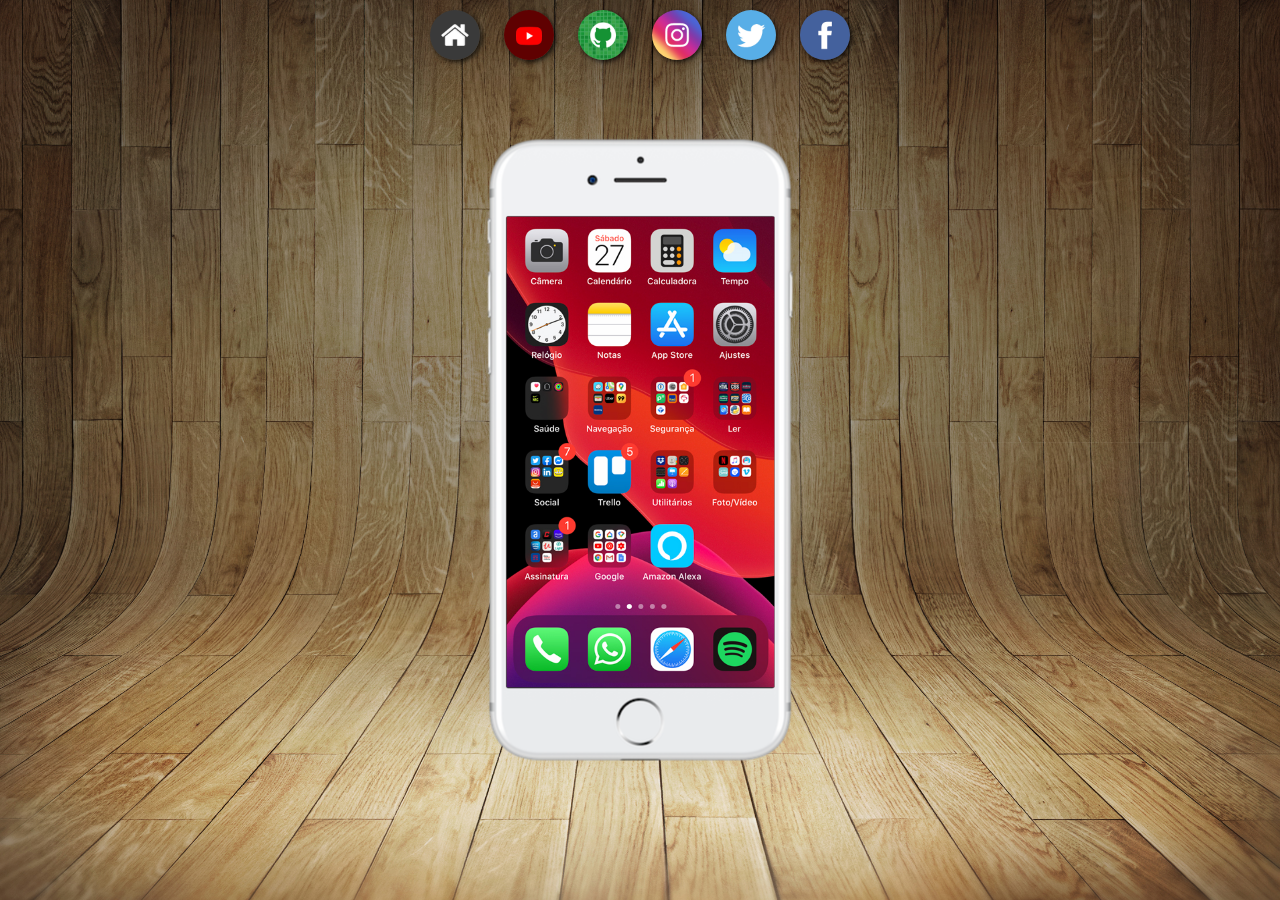
<file: index.html>
<!DOCTYPE html>
<html lang="pt-br">
<head>
    <meta charset="UTF-8">
    <meta name="viewport" content="width=device-width, initial-scale=1.0">
    <link rel="shortcut icon" href="favicon.ico" type="image/x-icon">
    <link rel="stylesheet" href="estilos/style.css">
    <title>Projeto Redes Sociais</title>
</head>
<body>

    <main>
        <section id="telefone">
            <iframe src="home.html" name="tela" id="tela" frameborder="0">
            Sr. Seu navegador ou aparelho não é compativel com o site senhor
            </iframe>
        </section>
        <section id="redes-sociais">
            <a href="home.html" target="tela"><img src="imagens/logo-home.jpg" alt=""></a>
            <a href="youtube.html" target="tela"><img src="imagens/logo-youtube.jpg" alt="youtube.html"></a>
            <a href="github.html" target="tela"><img src="imagens/logo-github.jpg" alt=""></a>
            <a href="instagram.html" target="tela"><img src="imagens/logo-instagram.jpg" alt=""></a>
            <a href="twiter.html" target="tela"><img src="imagens/logo-twitter.jpg" alt=""></a>
            <a href="facebook.html" target="tela"><img src="imagens/logo-facebook.jpg" alt=""></a>
        </section>
    </main>

</body>
</html>
</file>
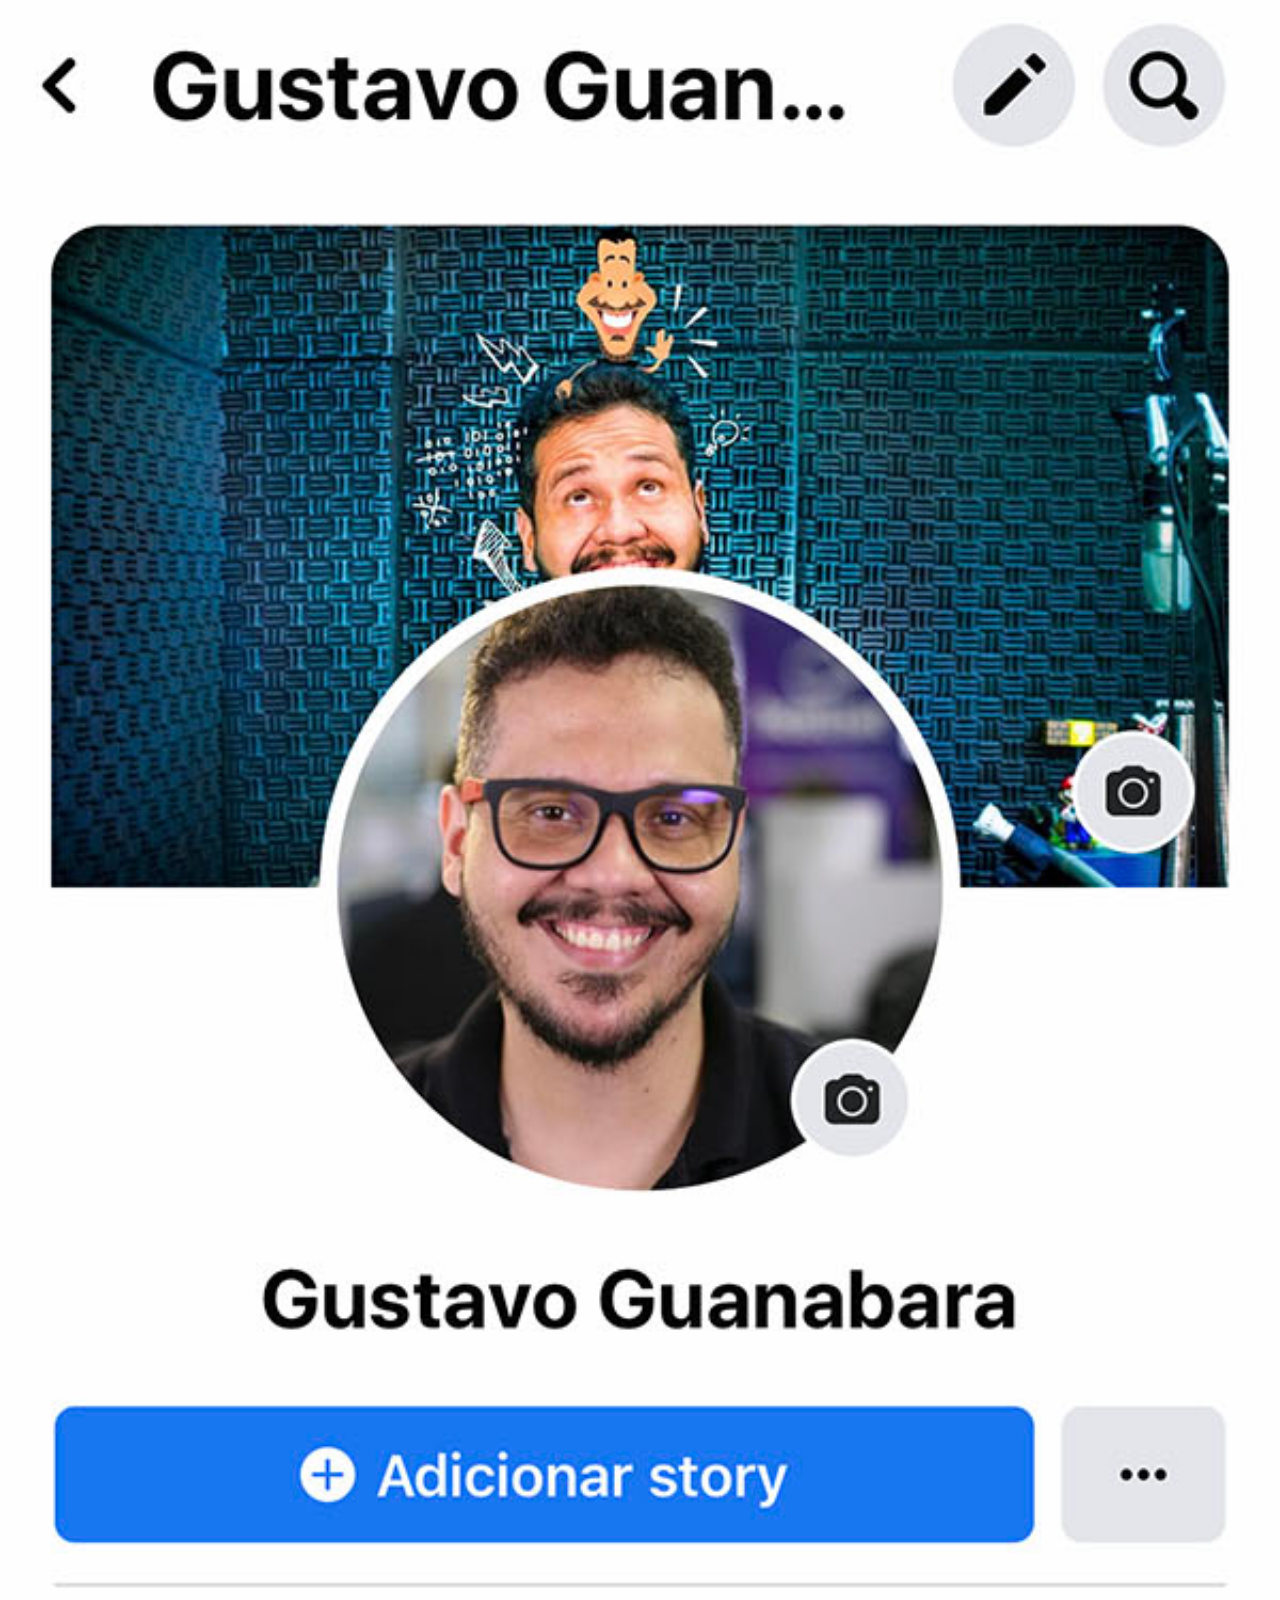
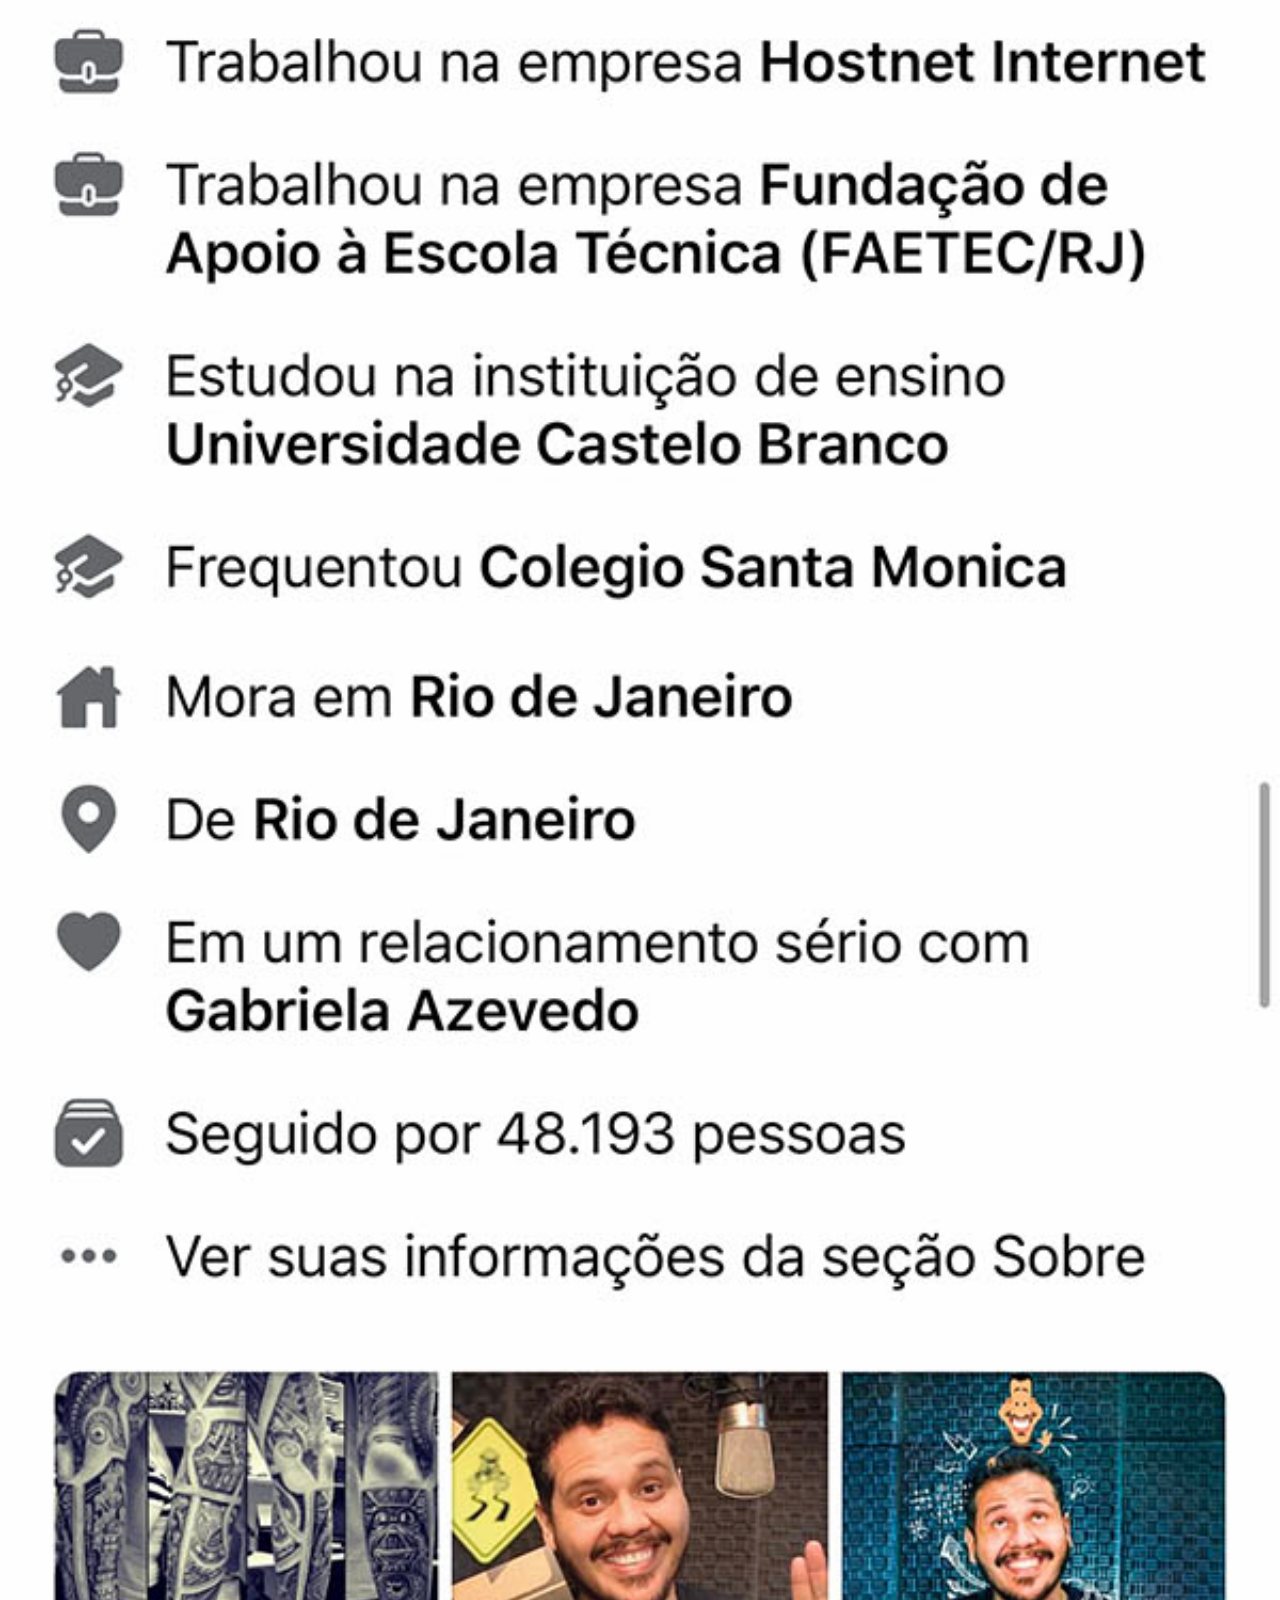
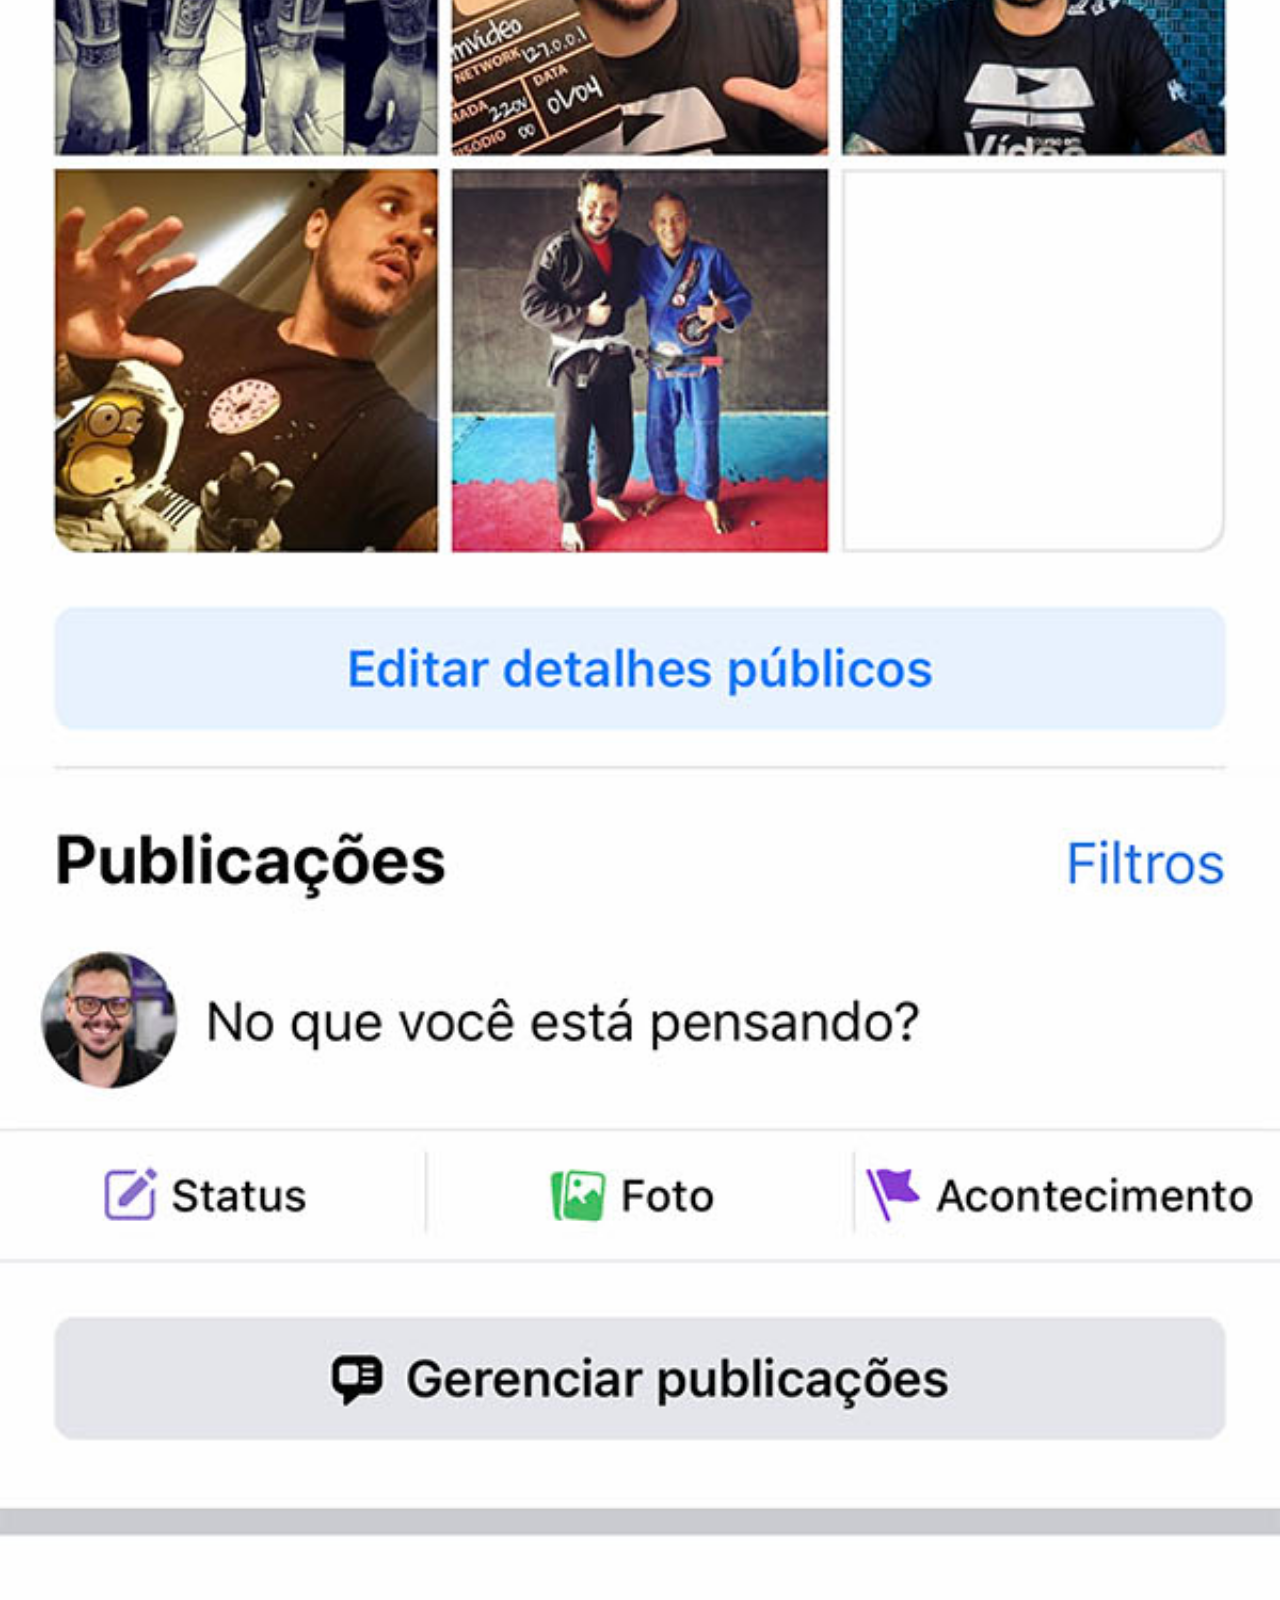
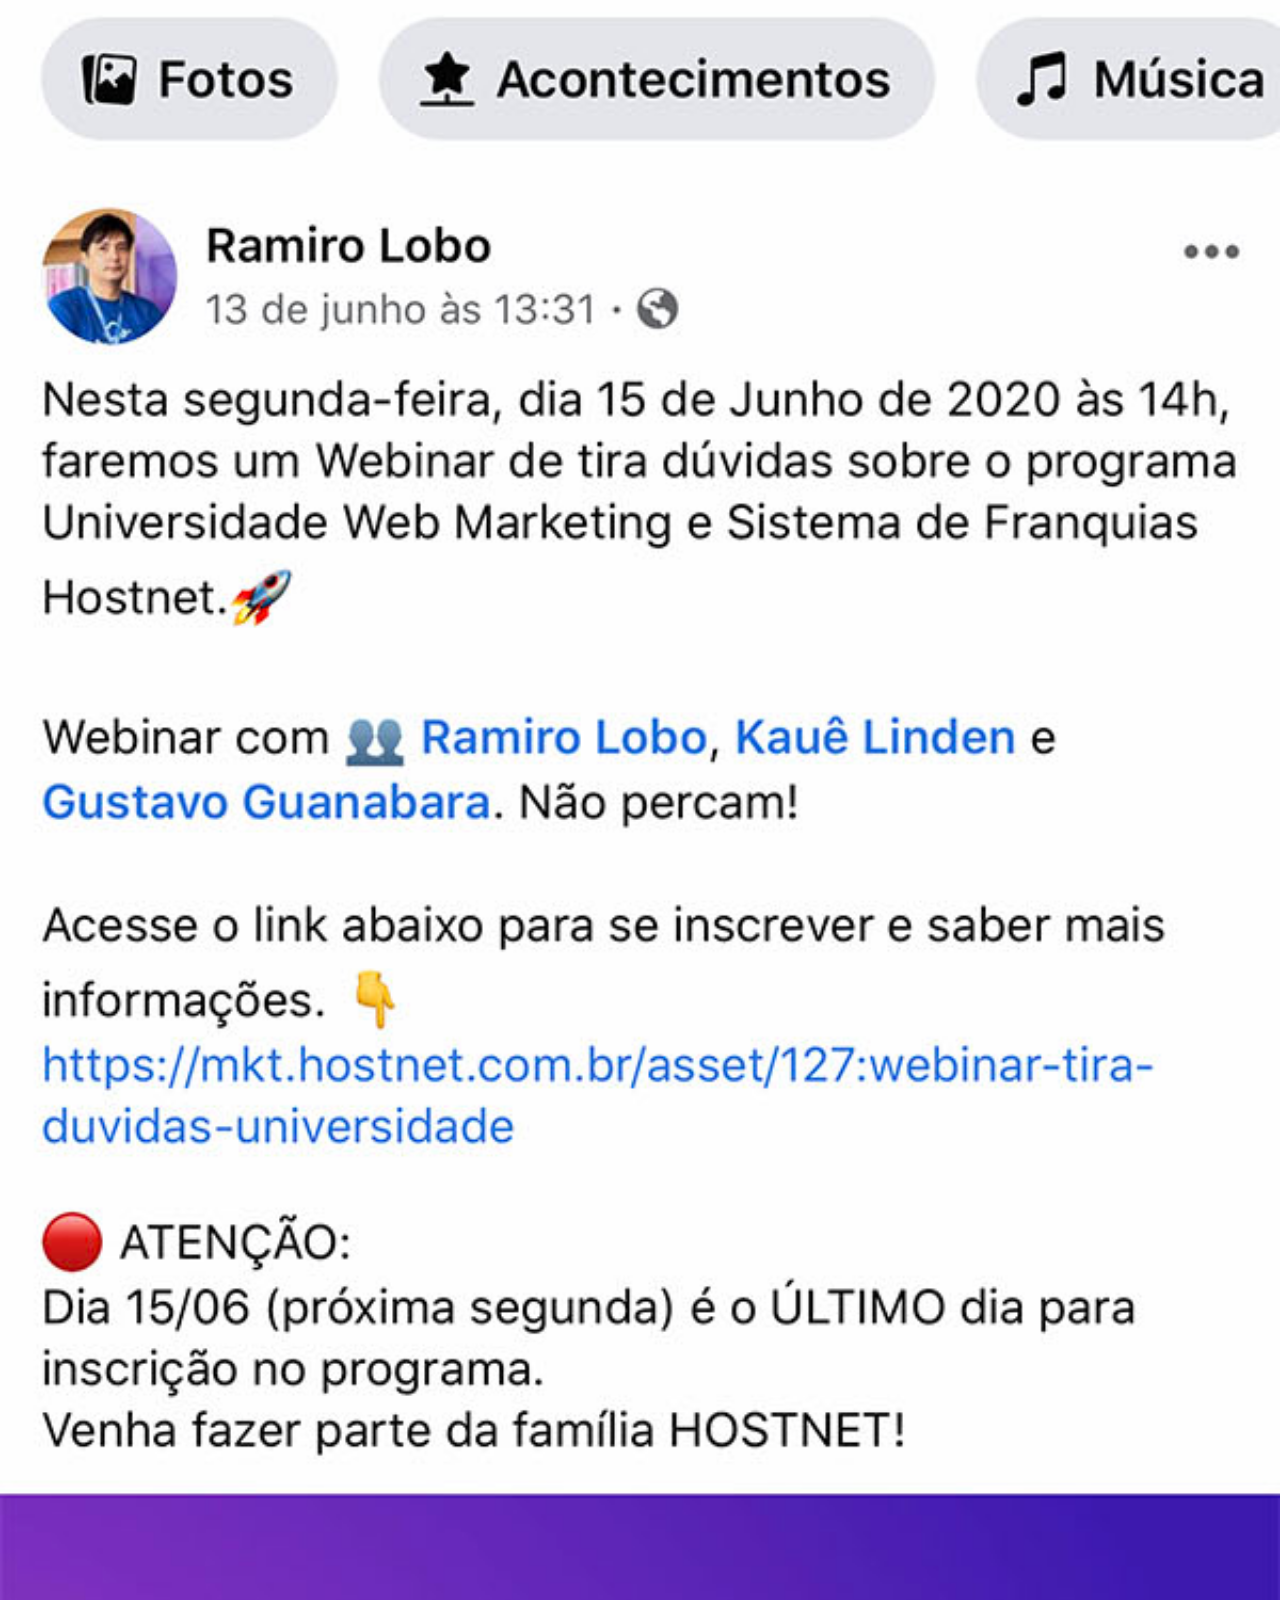
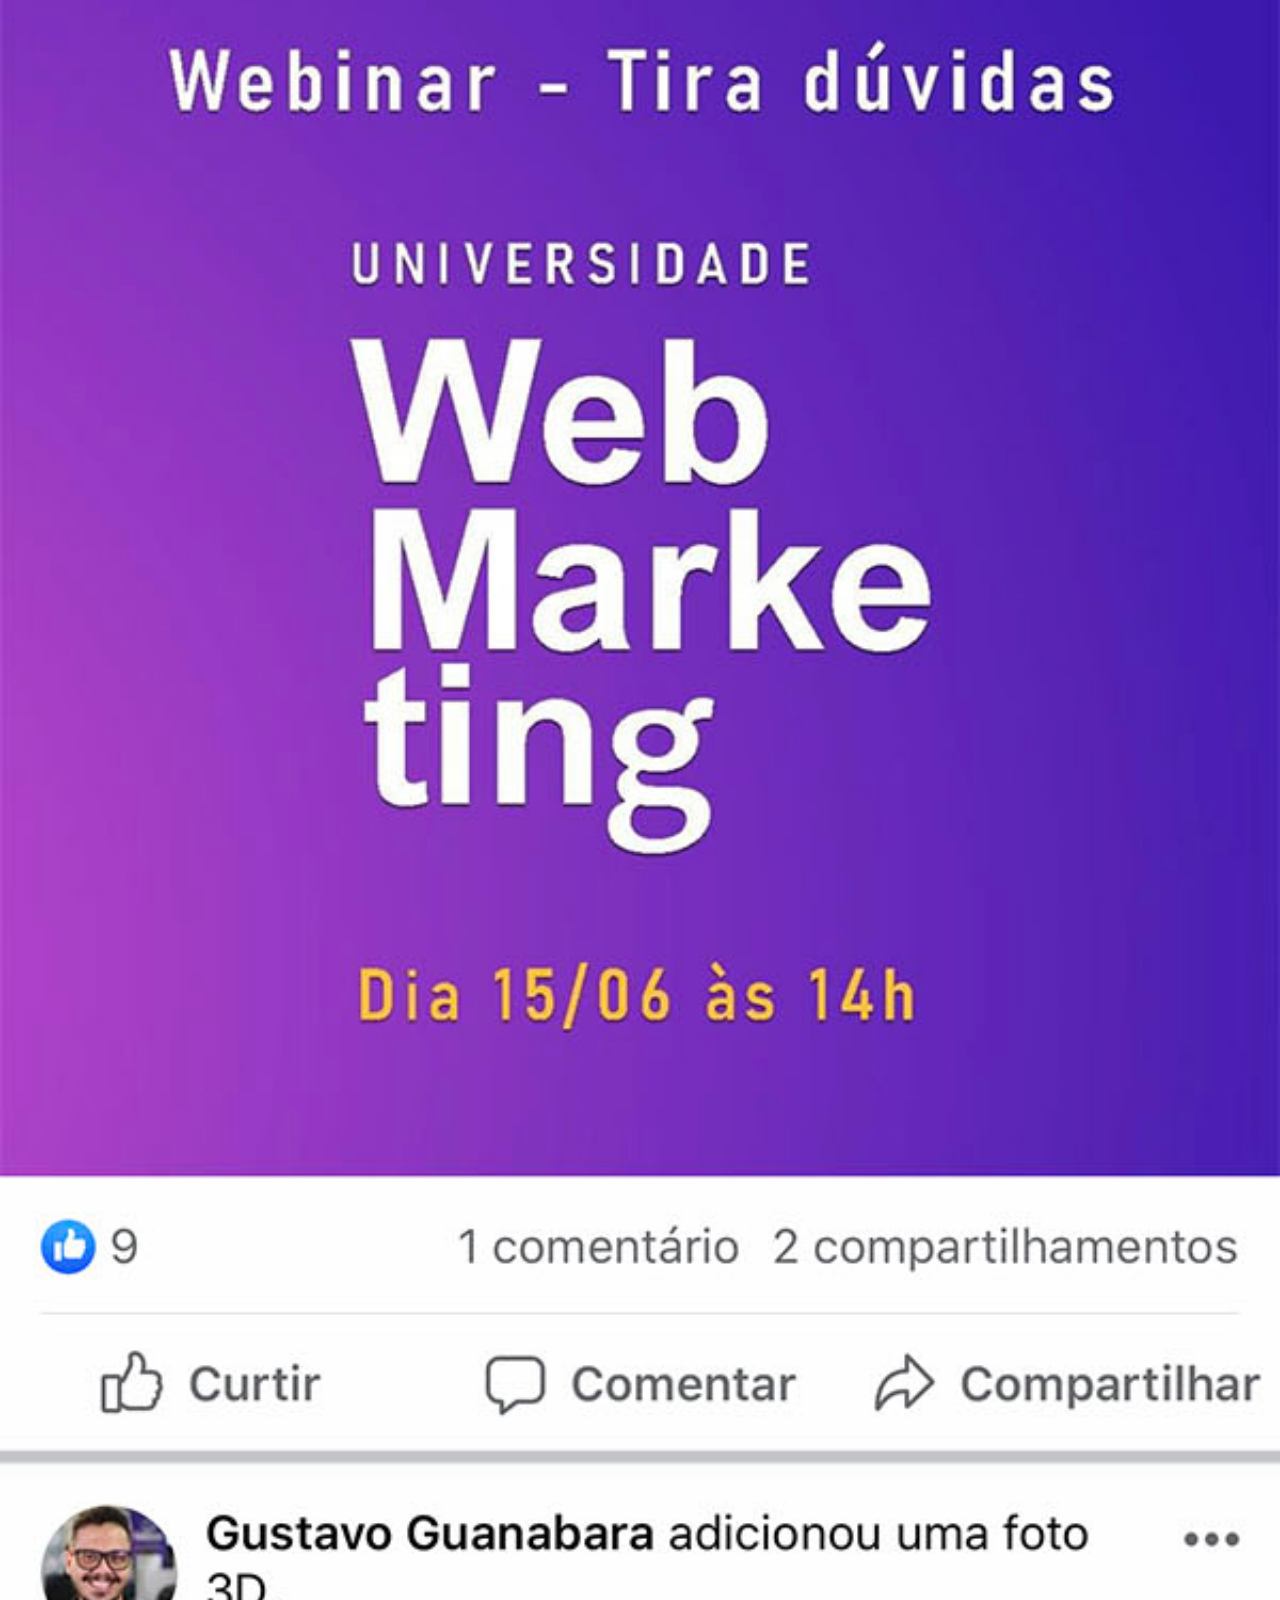
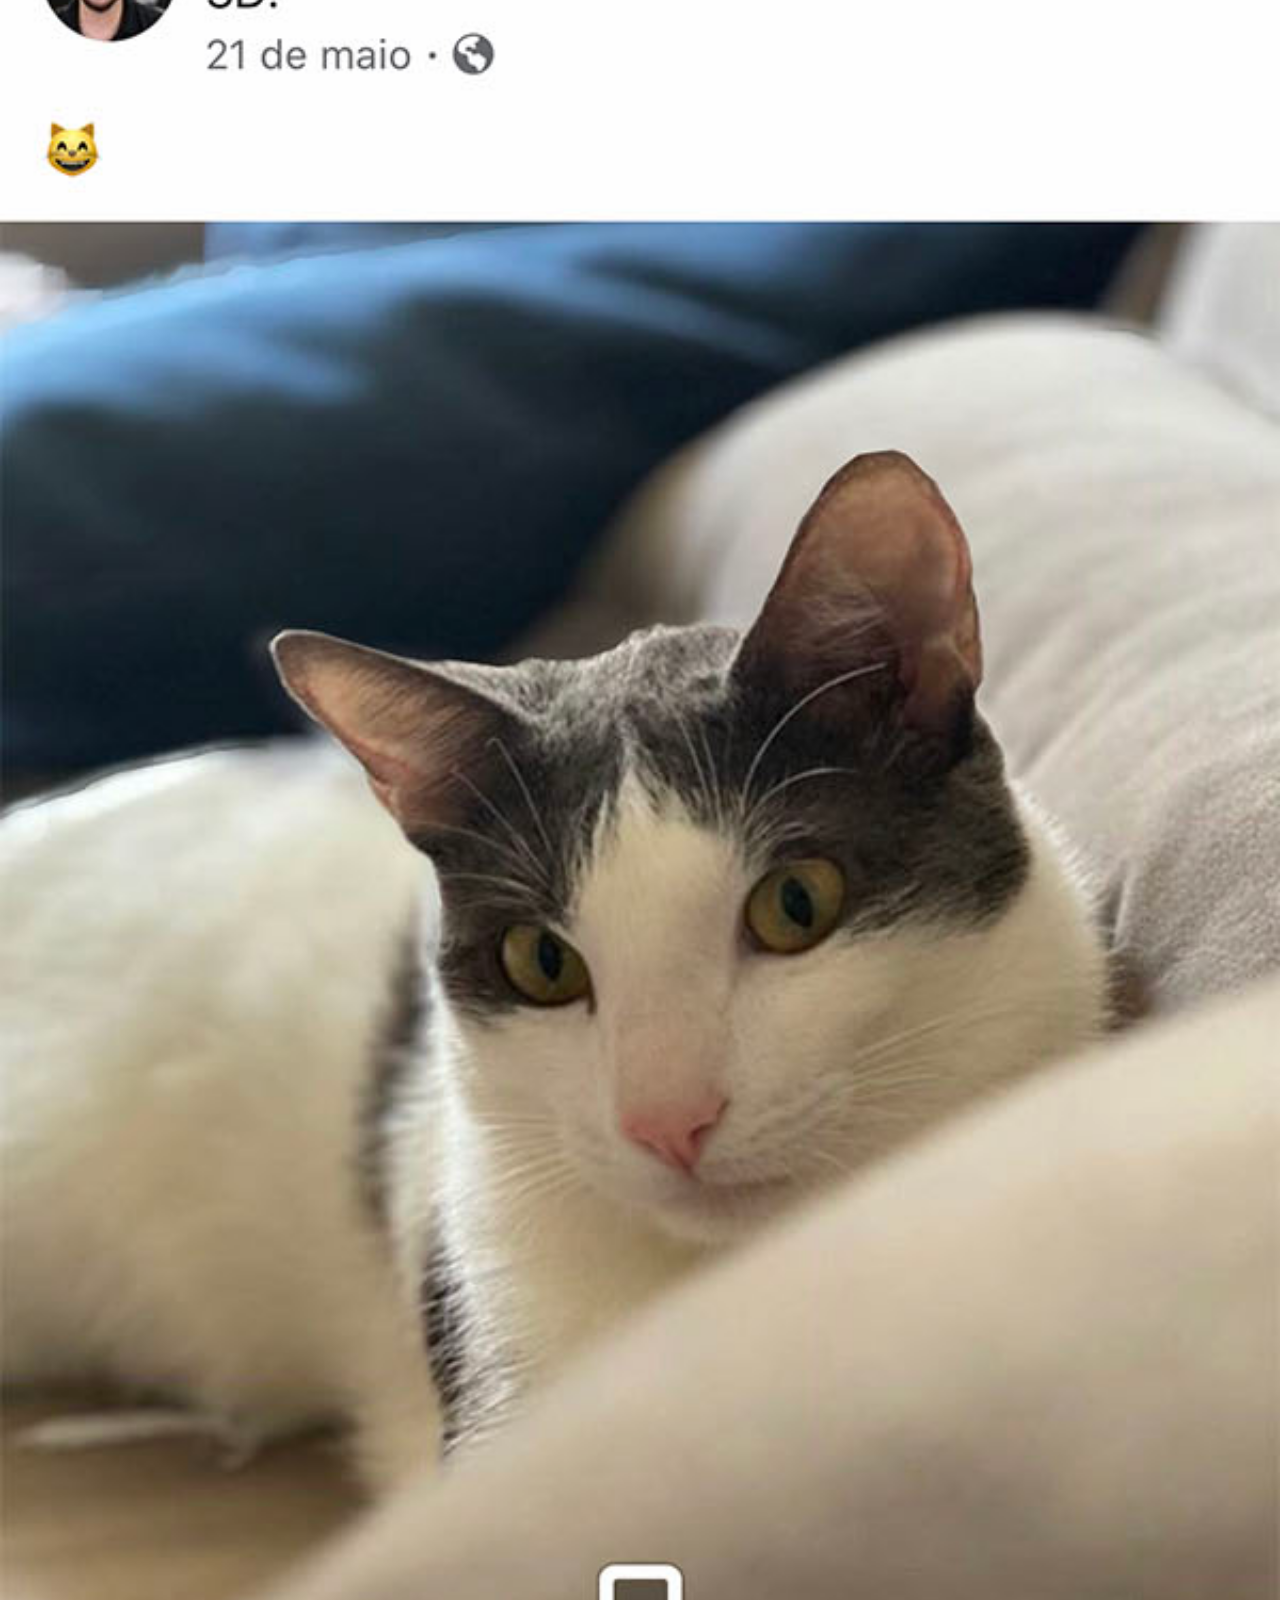
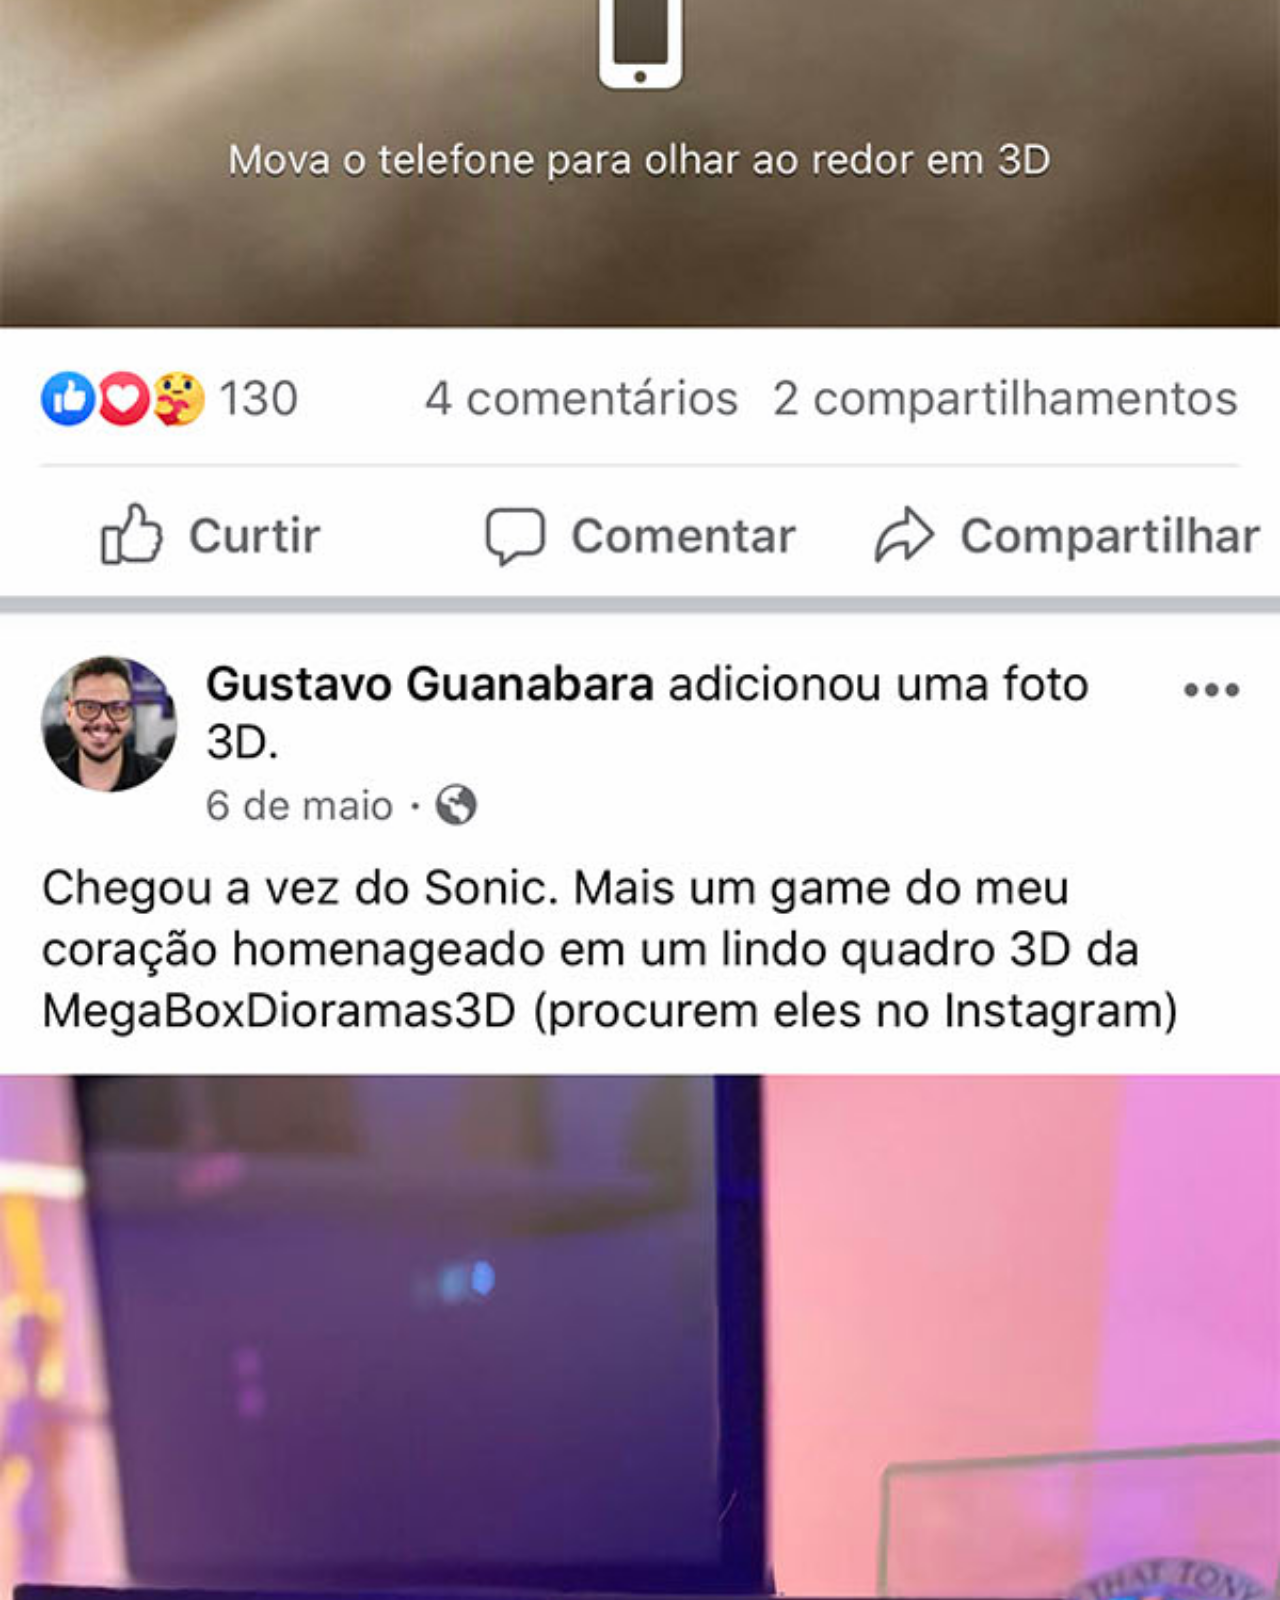
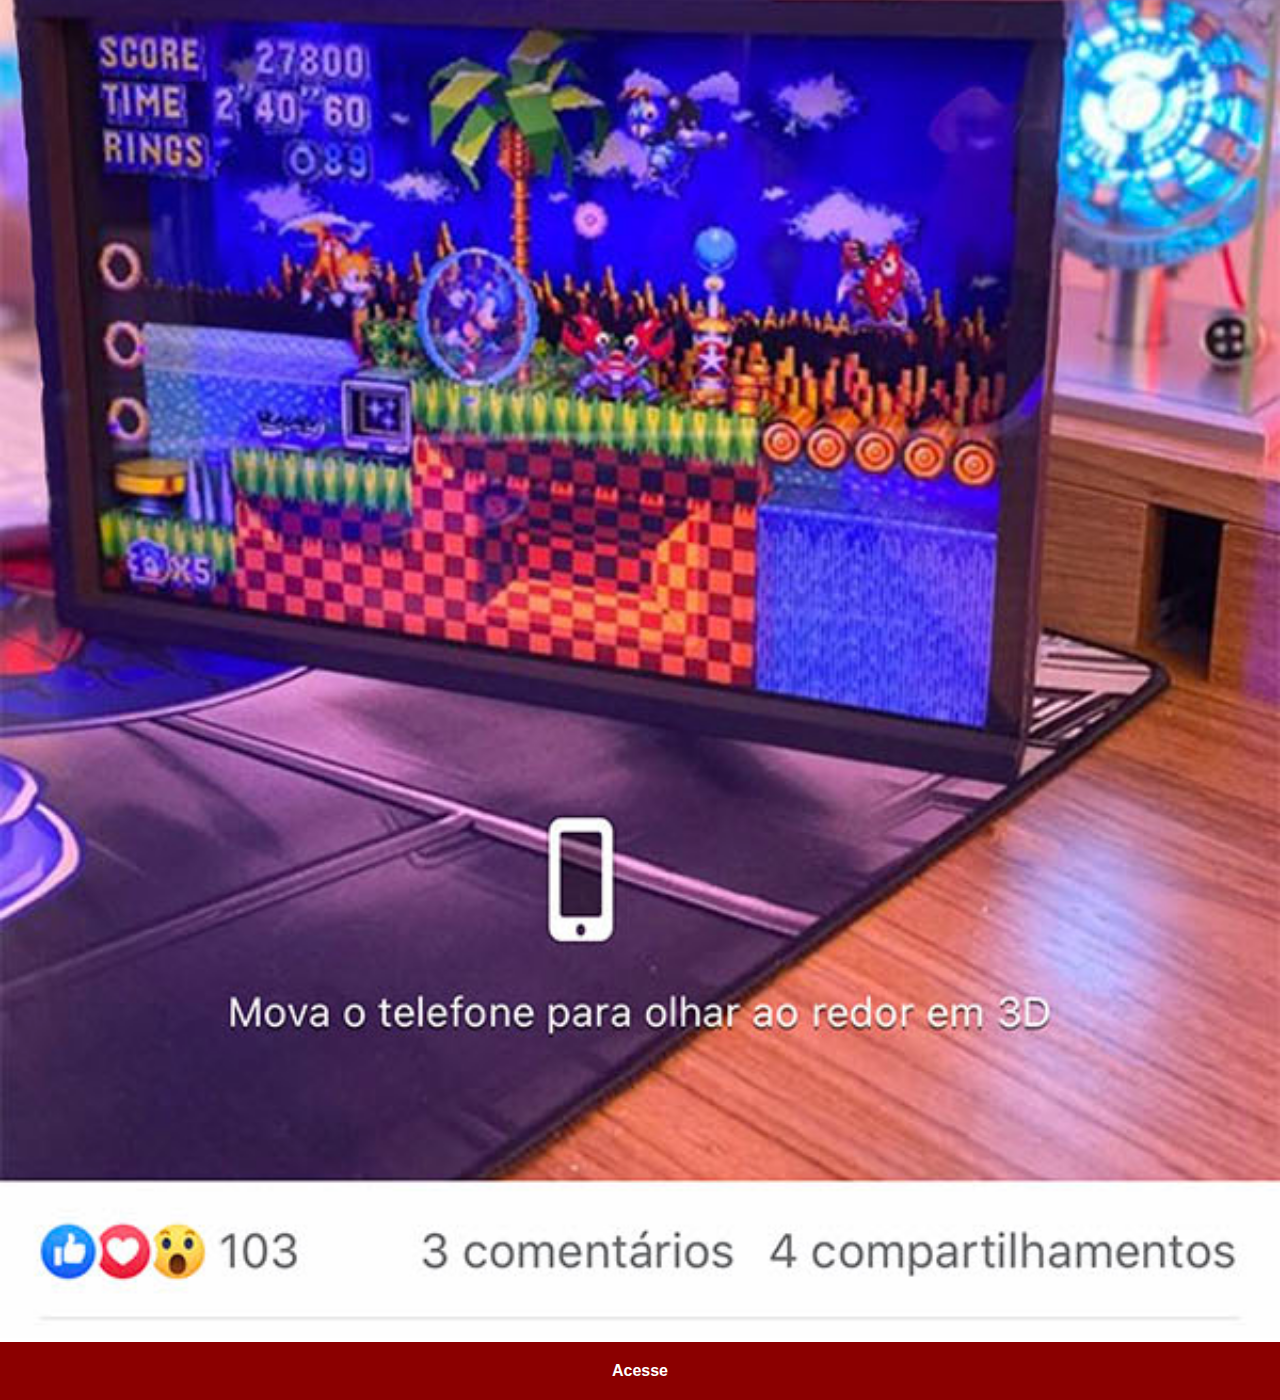
<file: facebook.html>
<!DOCTYPE html>
<html lang="pt-br">
<head>
    <meta charset="UTF-8">
    <meta name="viewport" content="width=device-width, initial-scale=1.0">
    <title>YouTube</title>
    <link rel="stylesheet" href="estilos/social.css">
</head>
<body>
    <img src="imagens/tela-facebook.jpg" alt="facebook">
    <a href="https://www.facebook.com/?locale=pt_BR" target="_blank">Acesse</a>
</body>
</html>
</file>
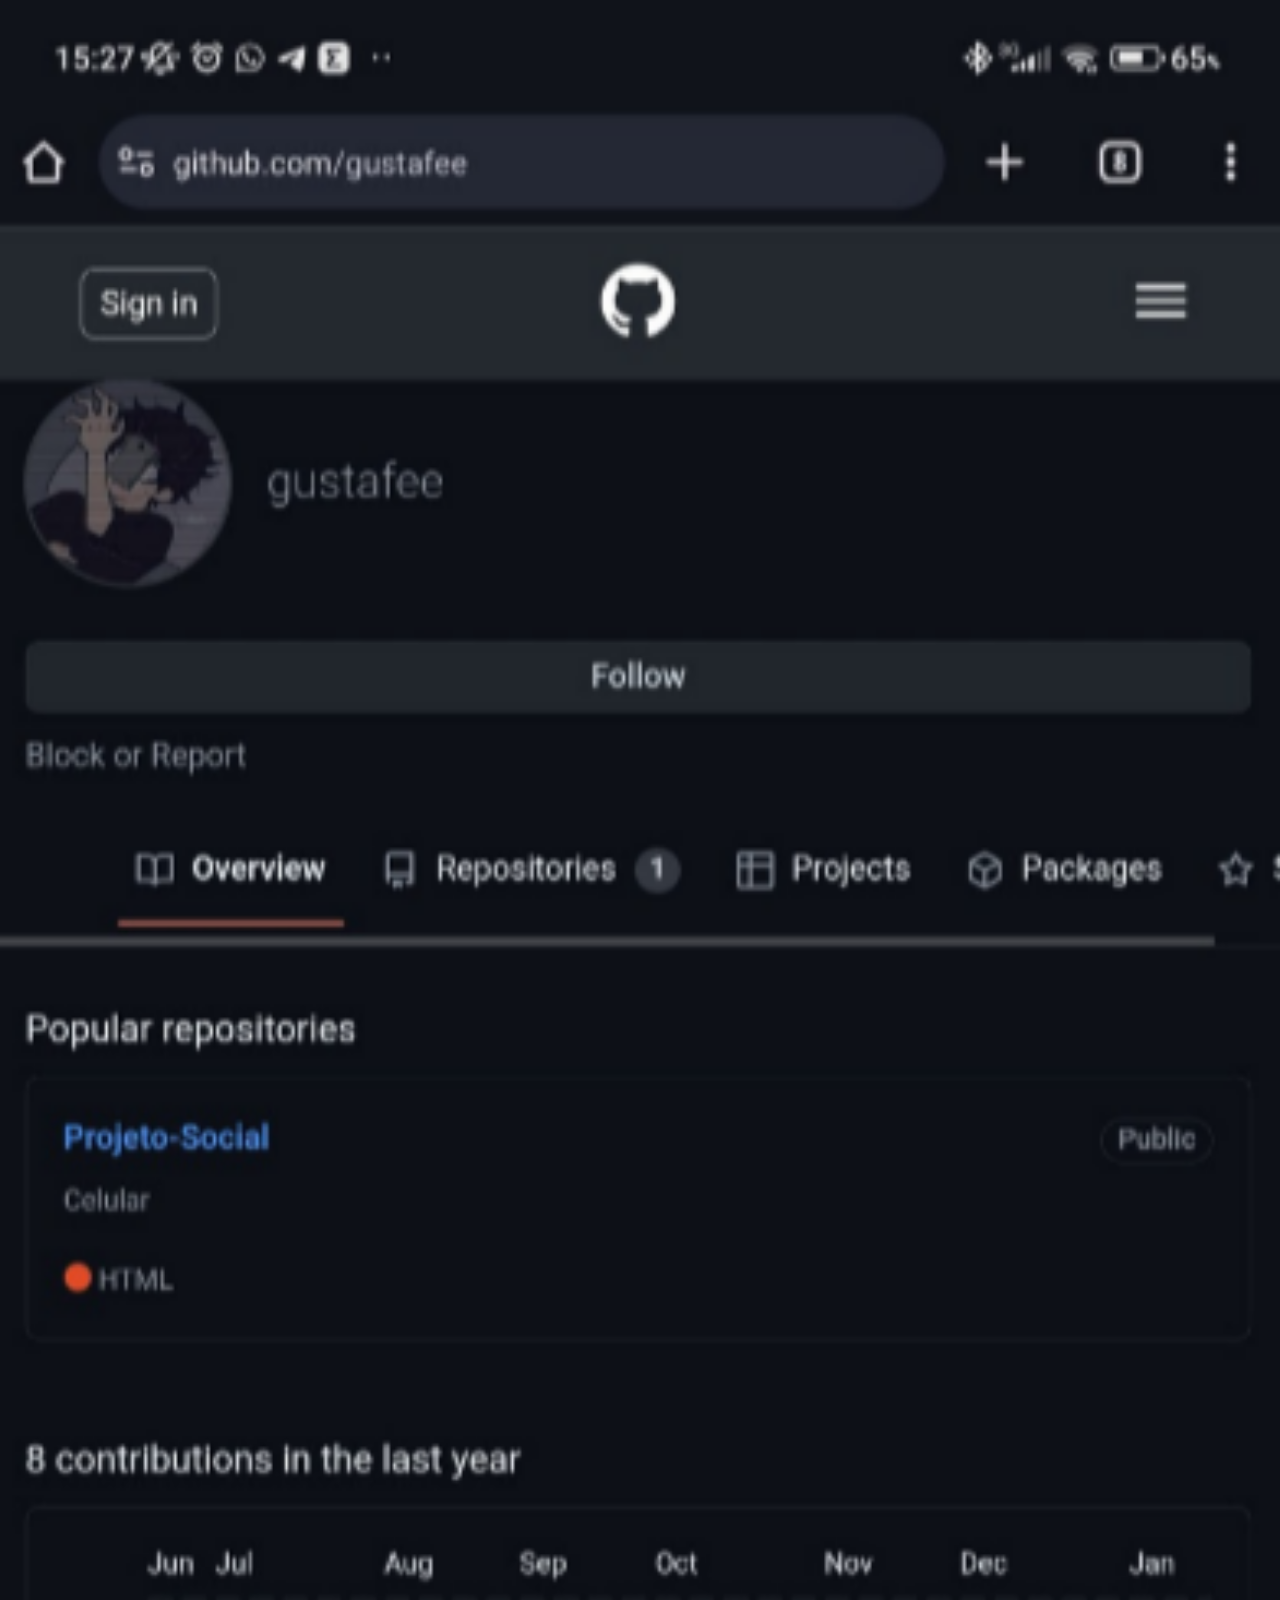
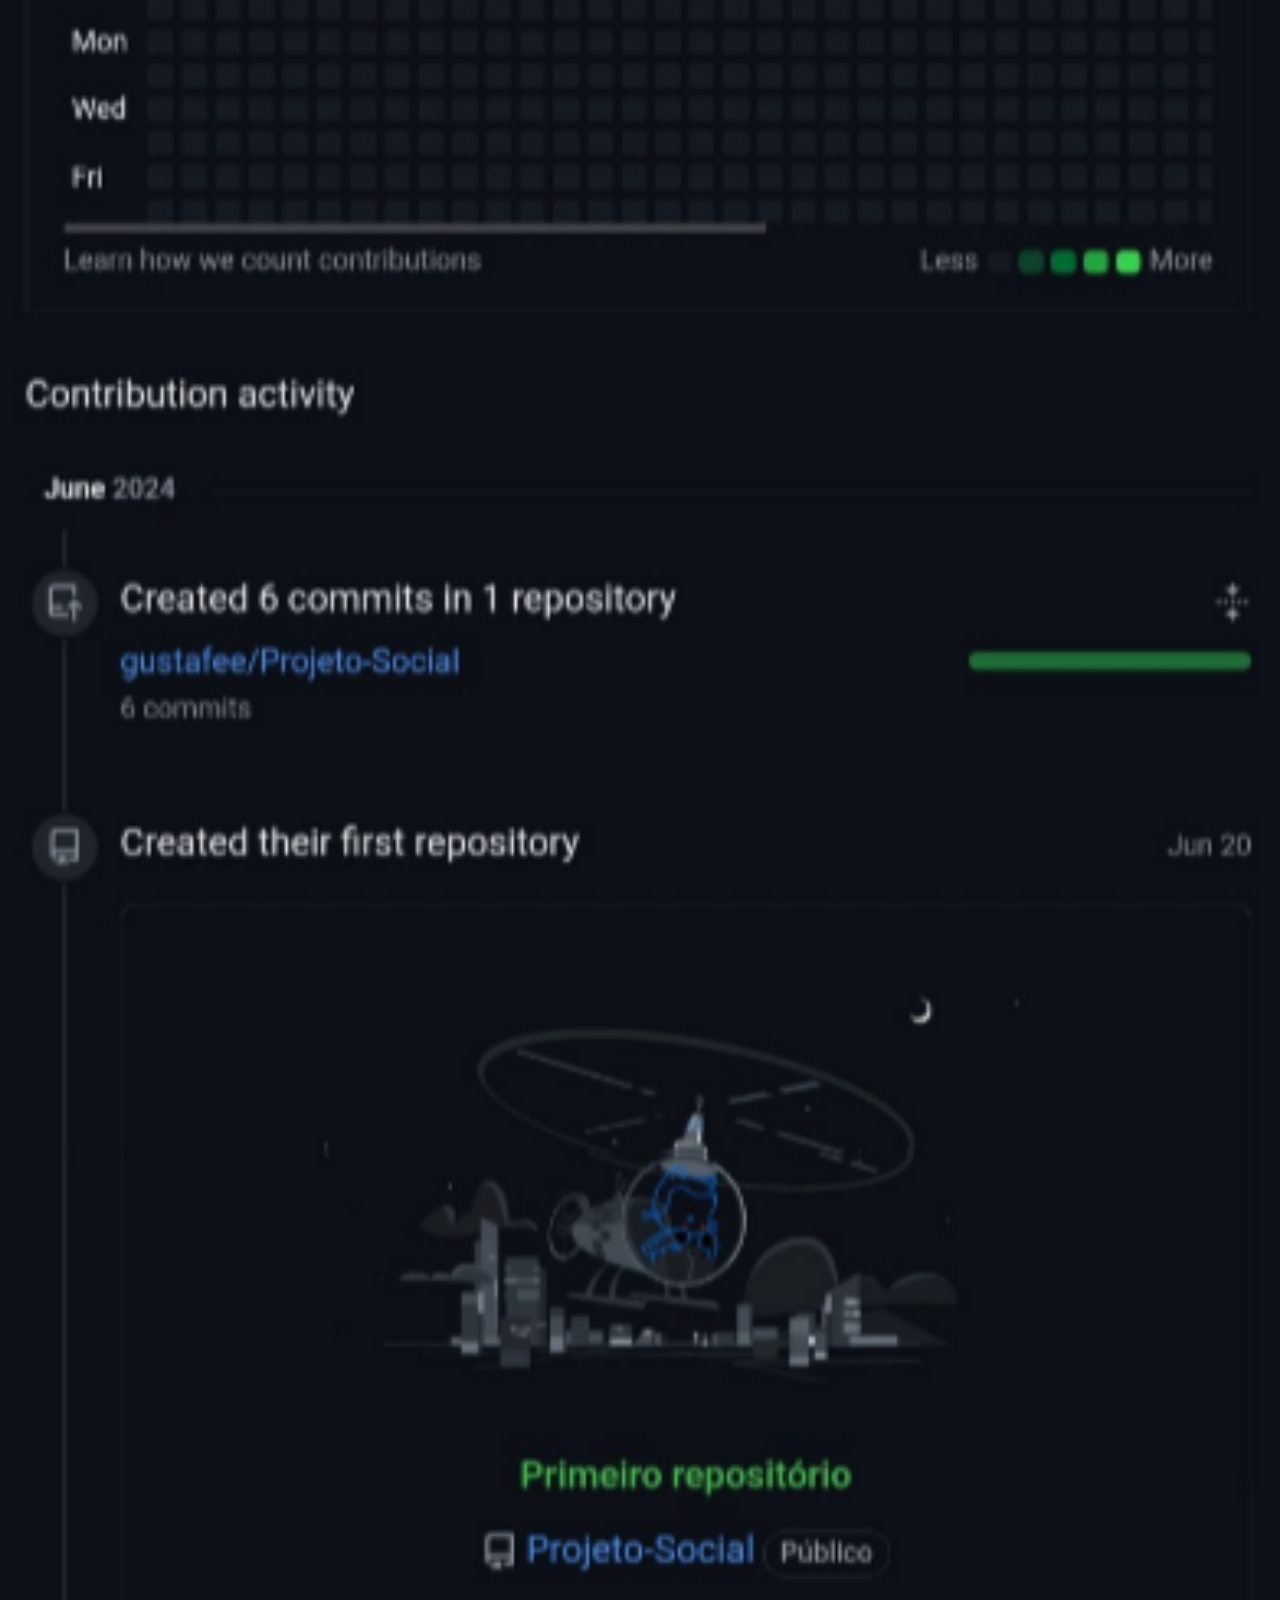
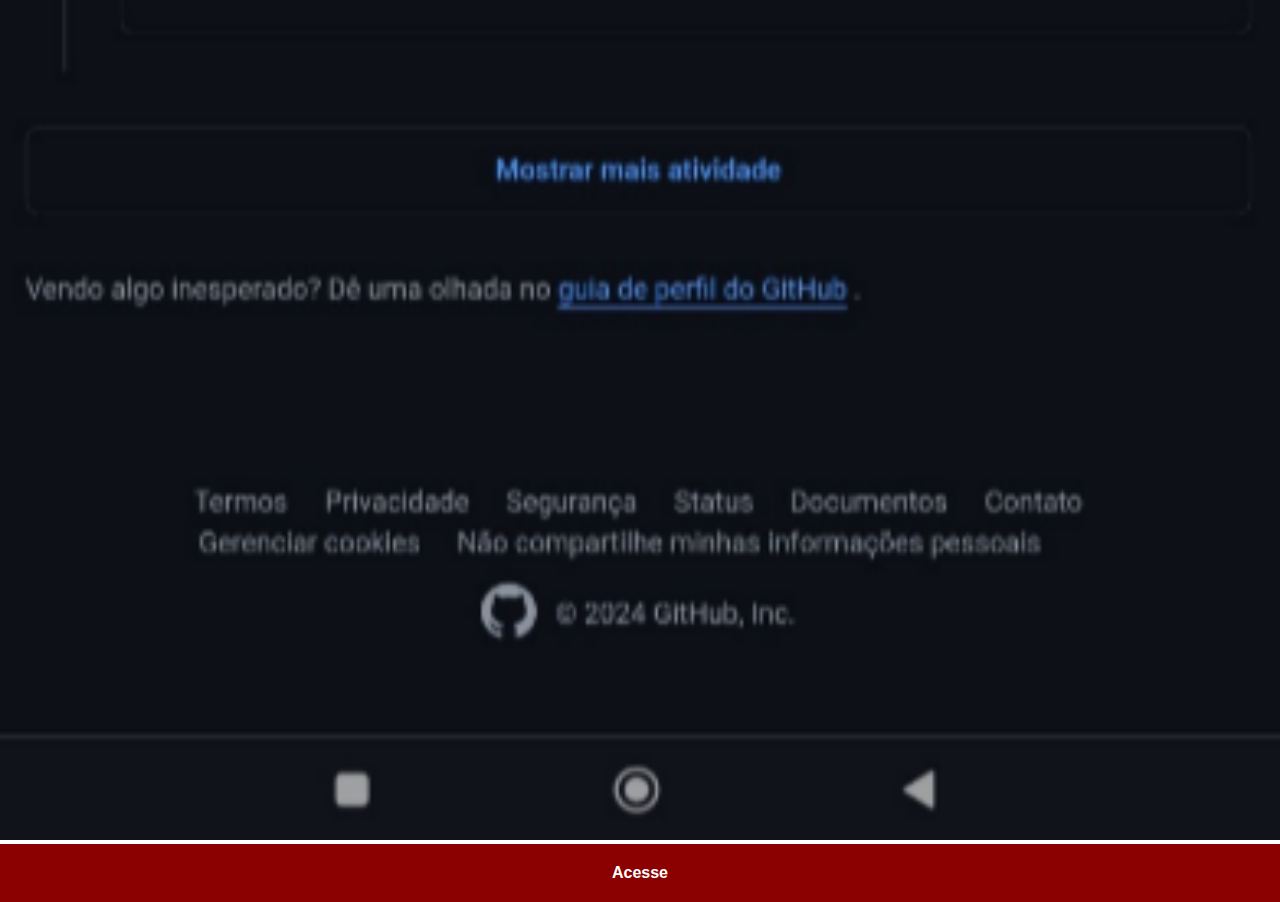
<file: github.html>
<!DOCTYPE html>
<html lang="pt-br">
<head>
    <meta charset="UTF-8">
    <meta name="viewport" content="width=device-width, initial-scale=1.0">
    <title>YouTube</title>
    <link rel="stylesheet" href="estilos/social.css">
</head>
<body>
    <img src="imagens/tela-github.png" alt="GitHub">
    <a href="https://github.com/gustafee" target="_blank">Acesse</a>
</body>
</html>
</file>
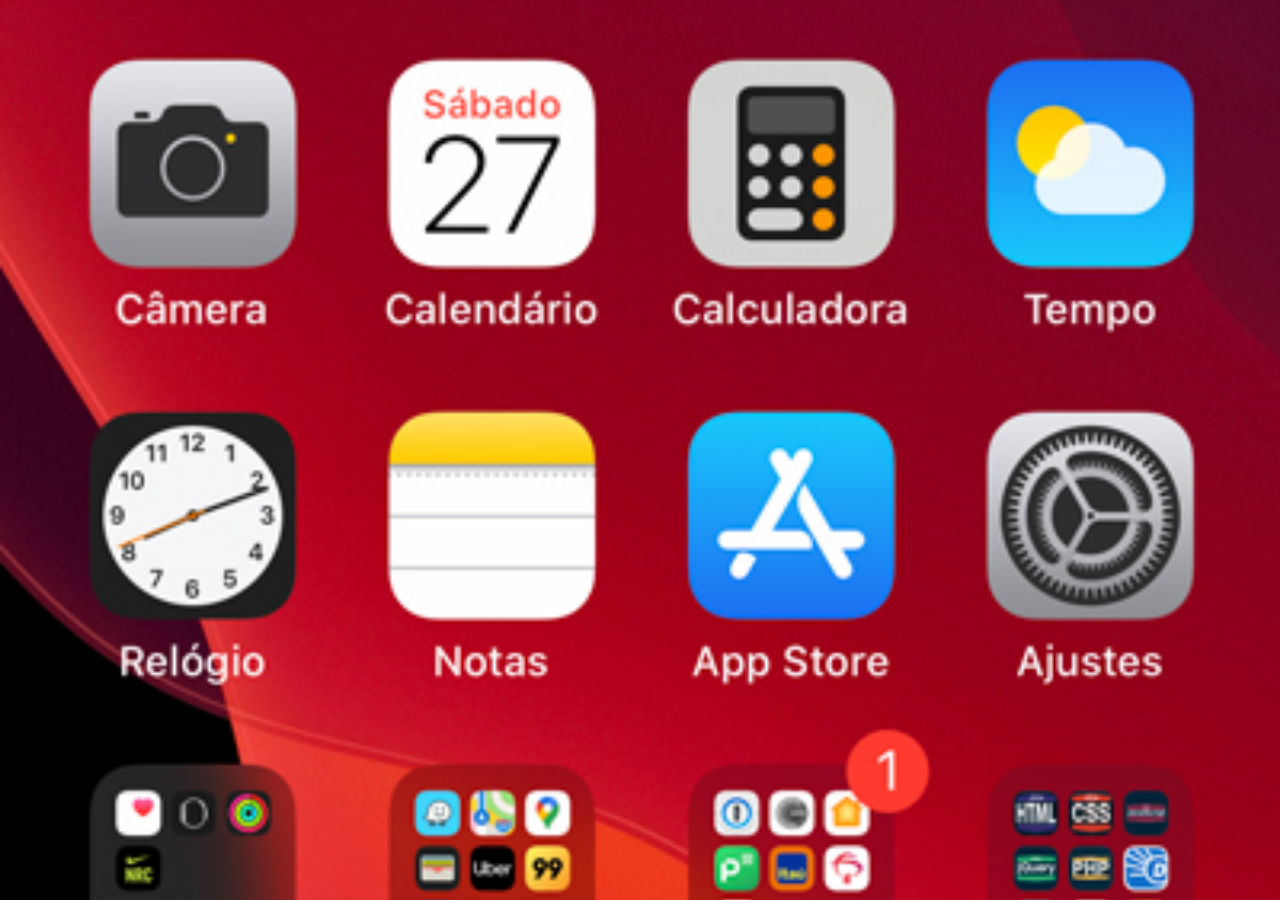
<file: home.html>
<!DOCTYPE html>
<html lang="pt-br">
<head>
    <meta charset="UTF-8">
    <meta name="viewport" content="width=device-width, initial-scale=1.0">
    <title>Home</title>
</head>
<style>
    * {
        margin: 0px;
        padding: 0px;
    }

    body {
        width: 100vw;
        height: 100vh;
        background: black url('imagens/tela-home.jpg') no-repeat top center;
        background-size: cover;
    }
</style>
<body>
    
</body>
</html>
</file>
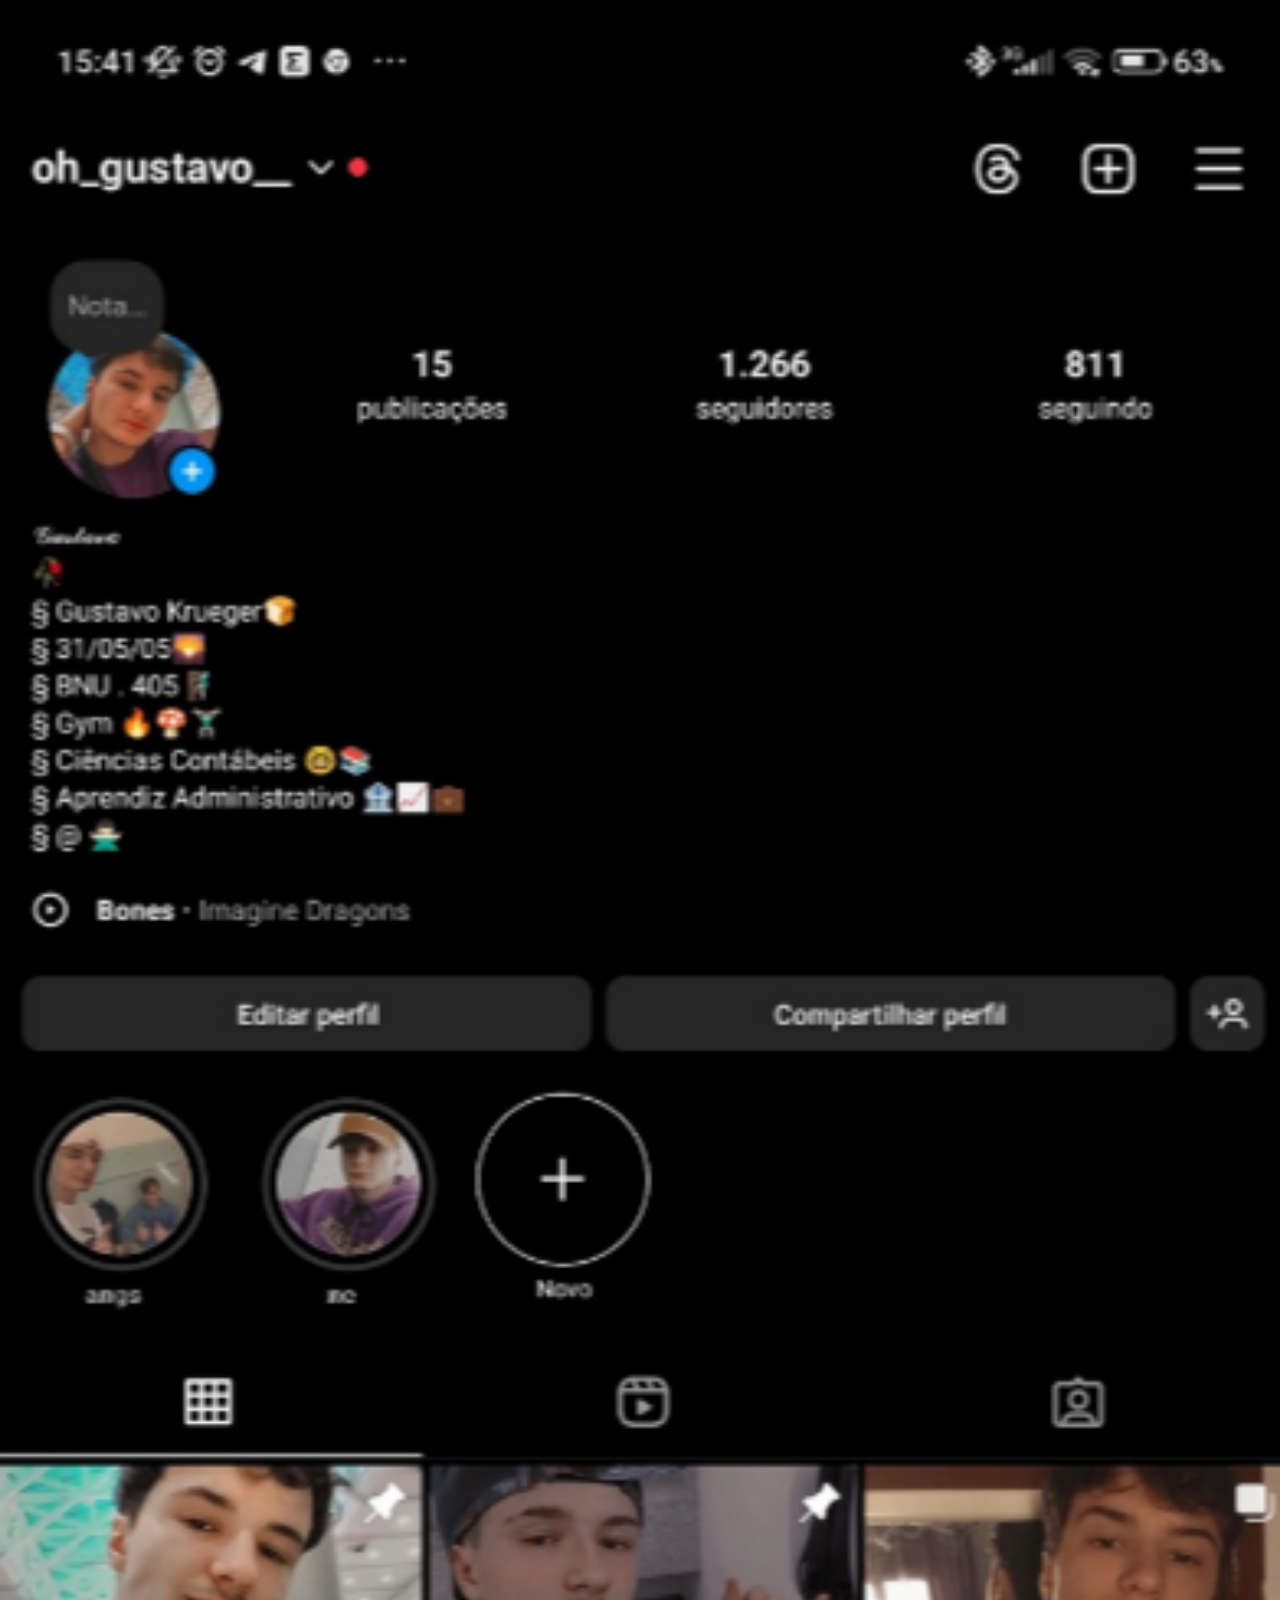
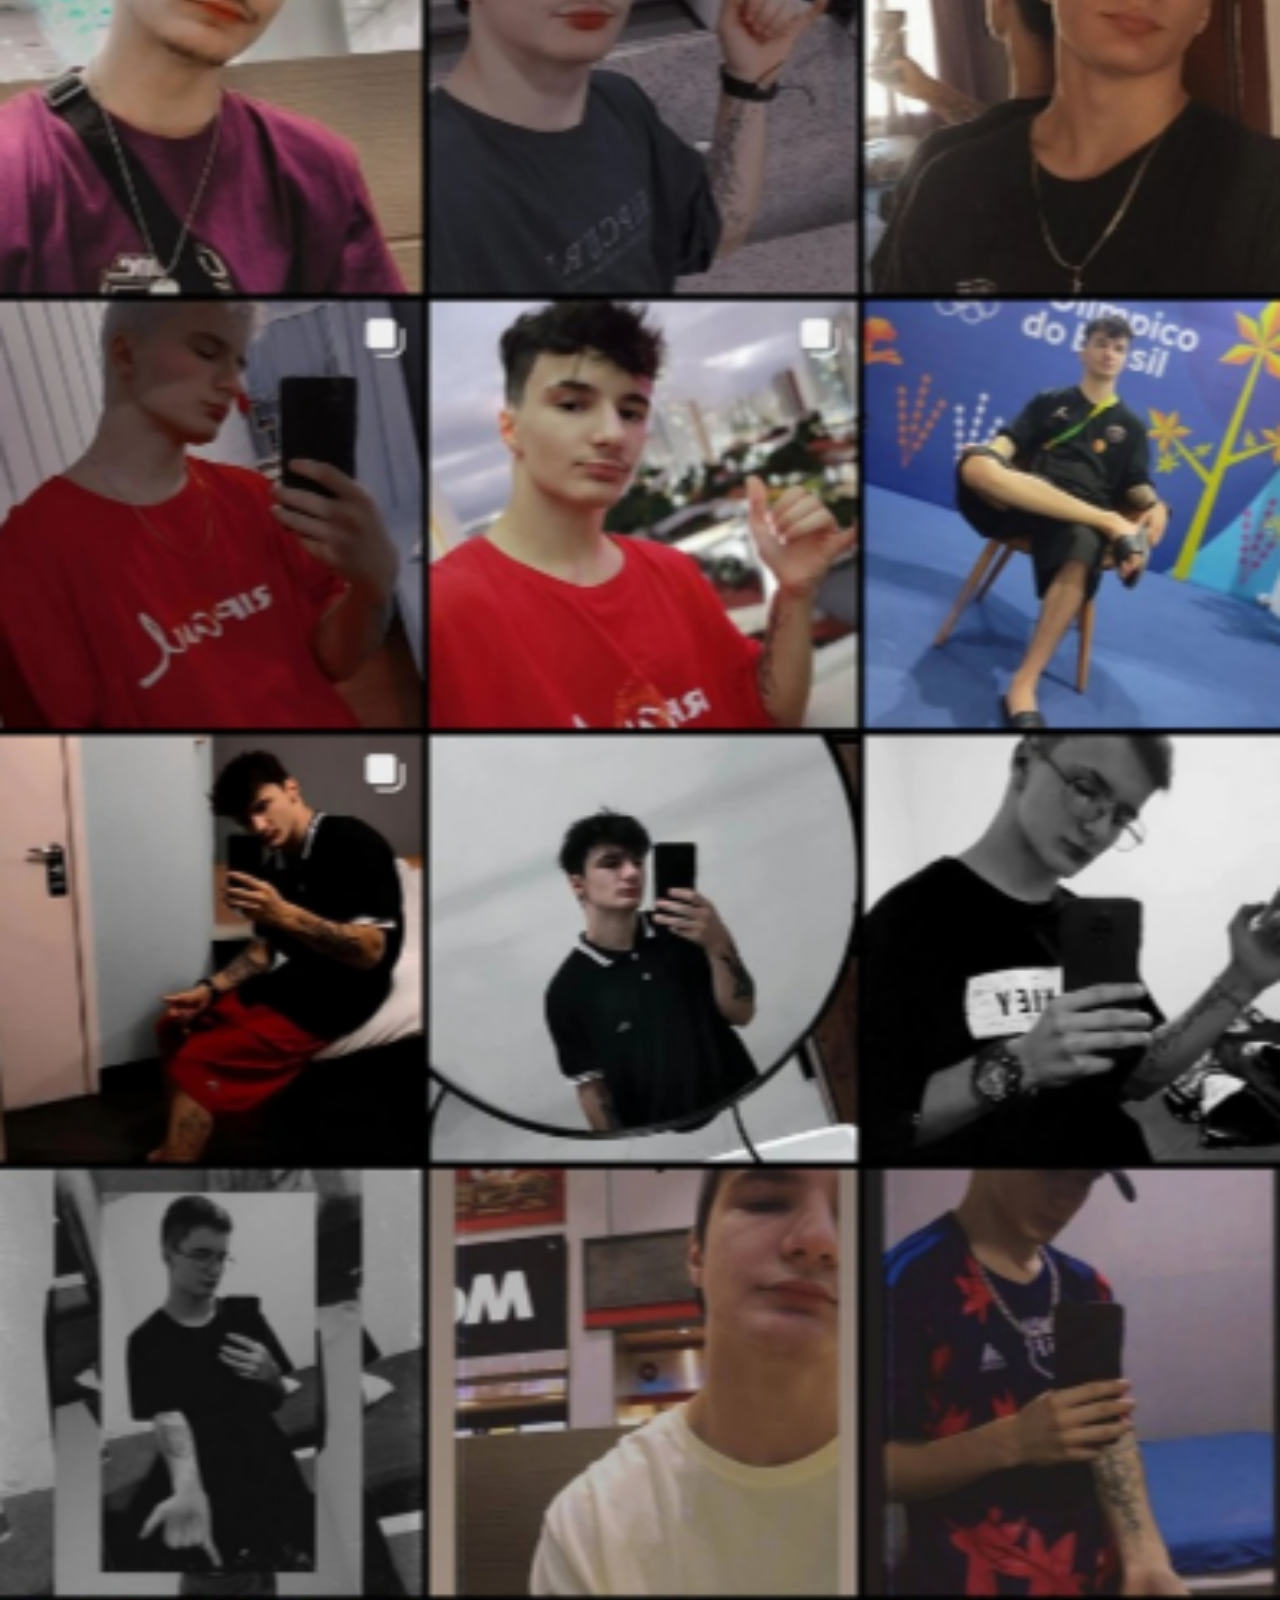
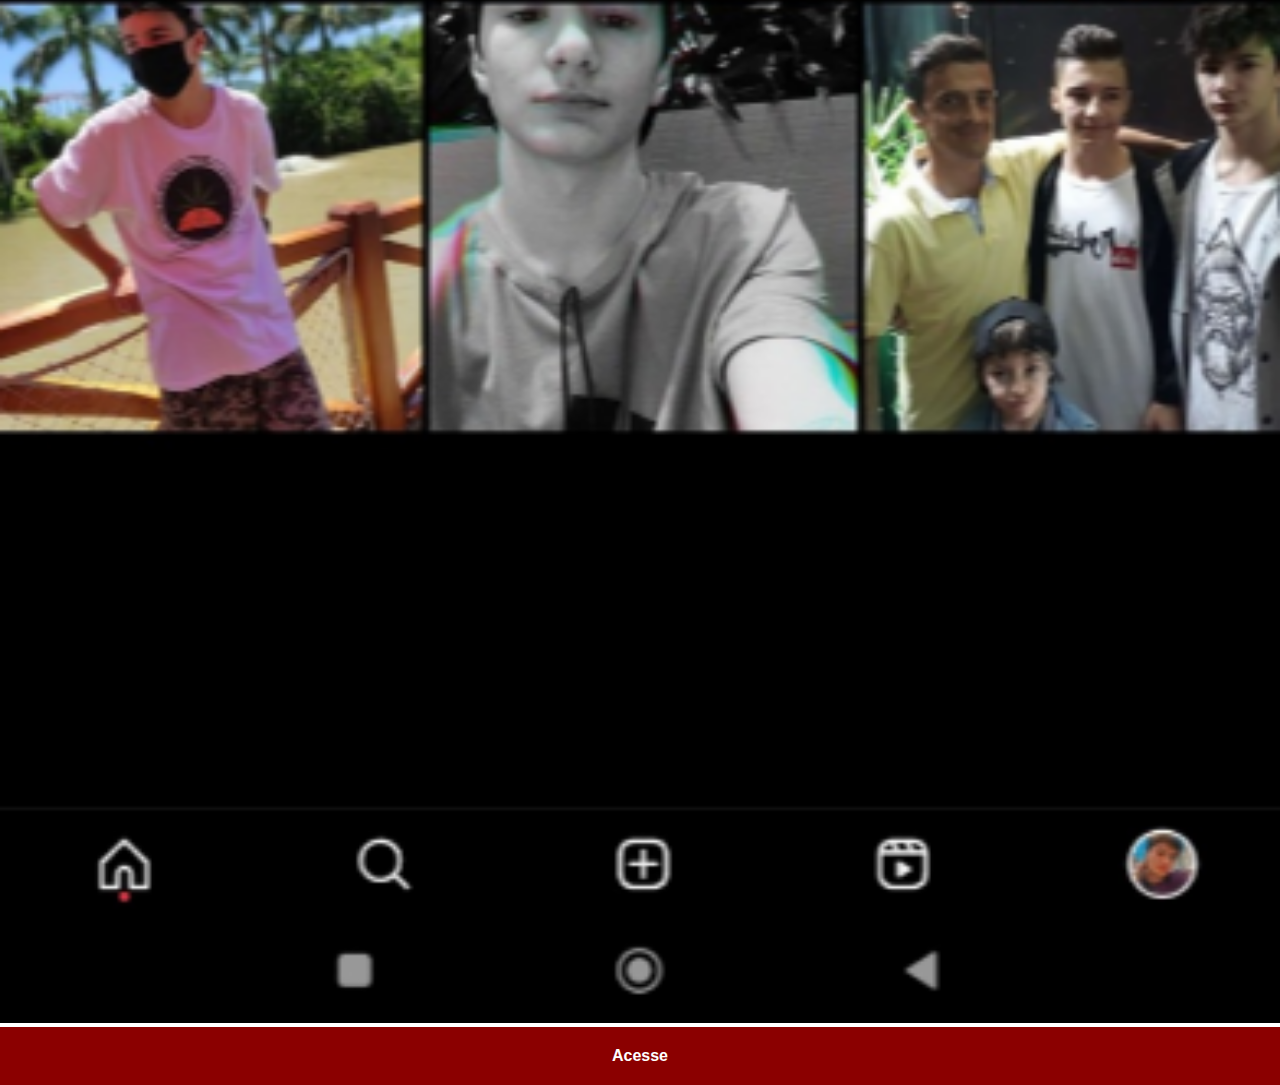
<file: instagram.html>
<!DOCTYPE html>
<html lang="pt-br">
<head>
    <meta charset="UTF-8">
    <meta name="viewport" content="width=device-width, initial-scale=1.0">
    <title>YouTube</title>
    <link rel="stylesheet" href="estilos/social.css">
</head>
<body>
    <img src="imagens/IMG_20240620_154331.png" alt="instagram">
    <a href="https://www.instagram.com" target="_blank">Acesse</a>
</body>
</html>
</file>
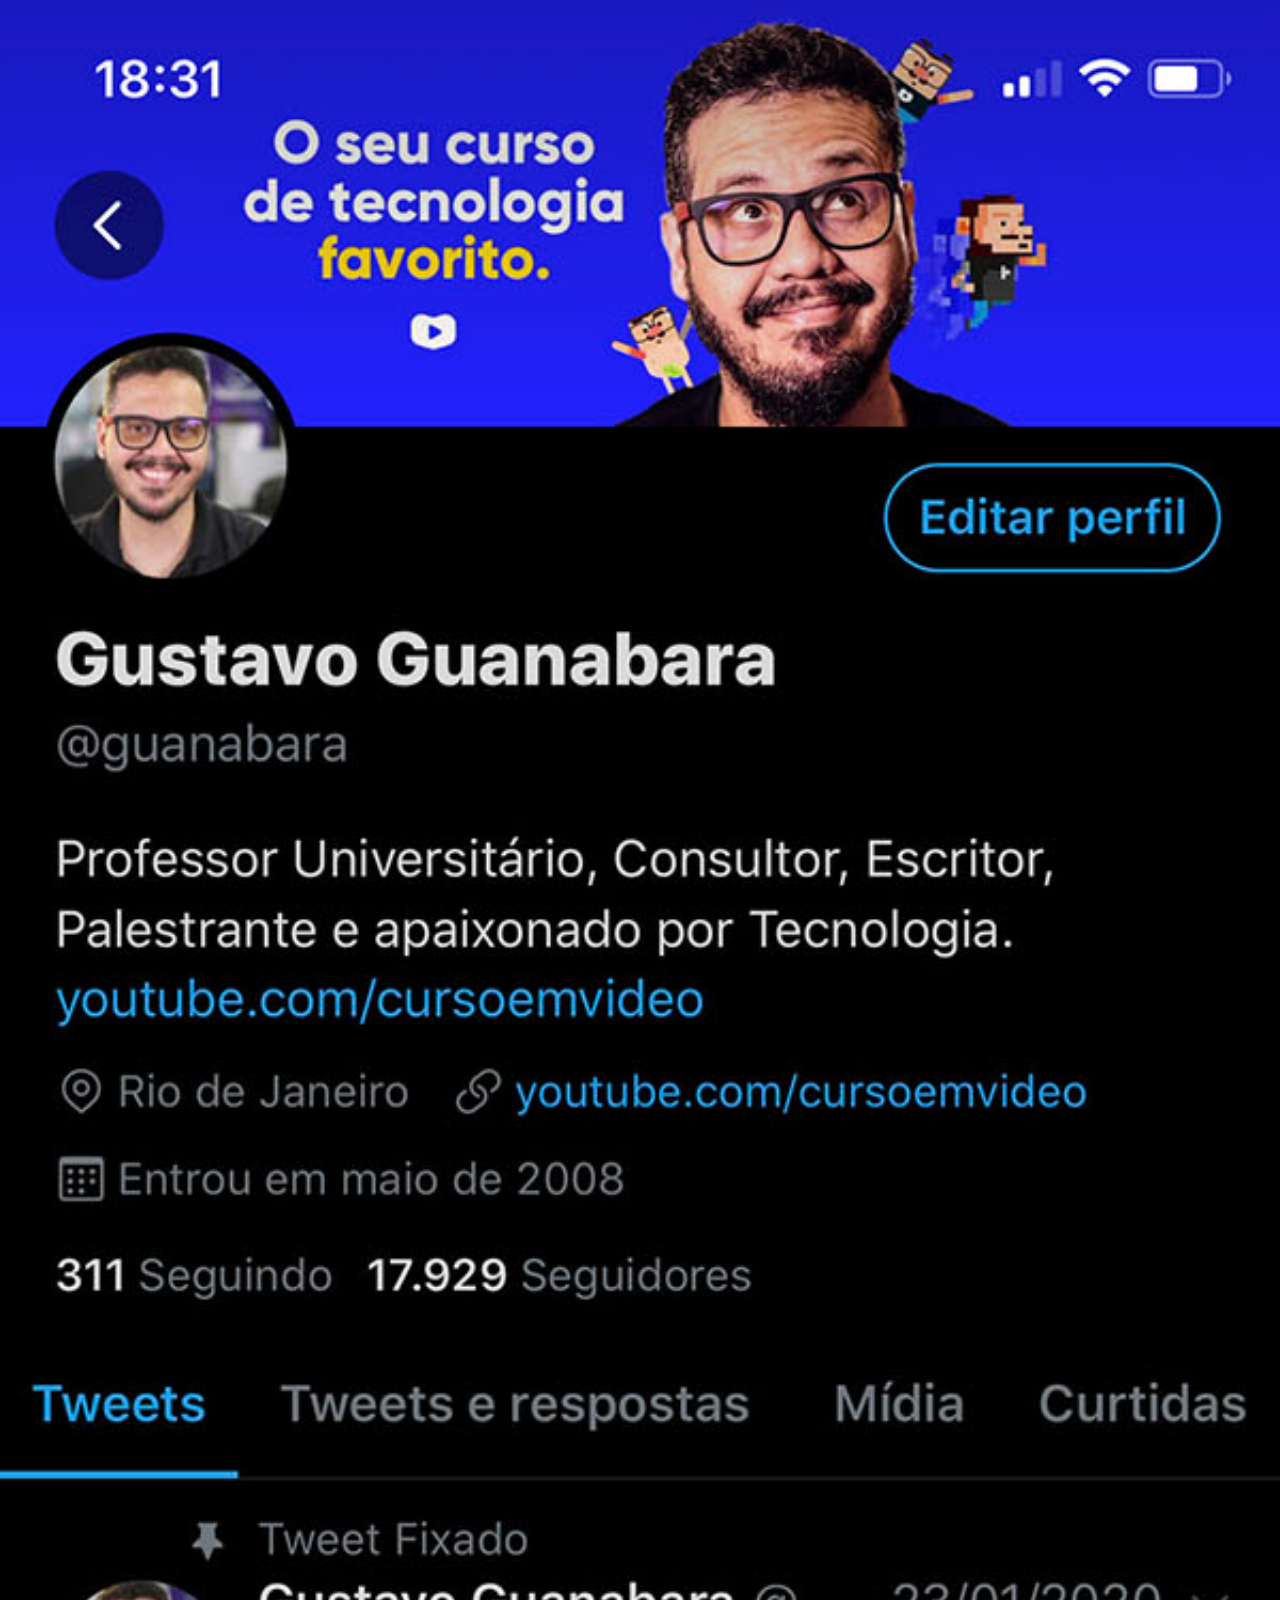
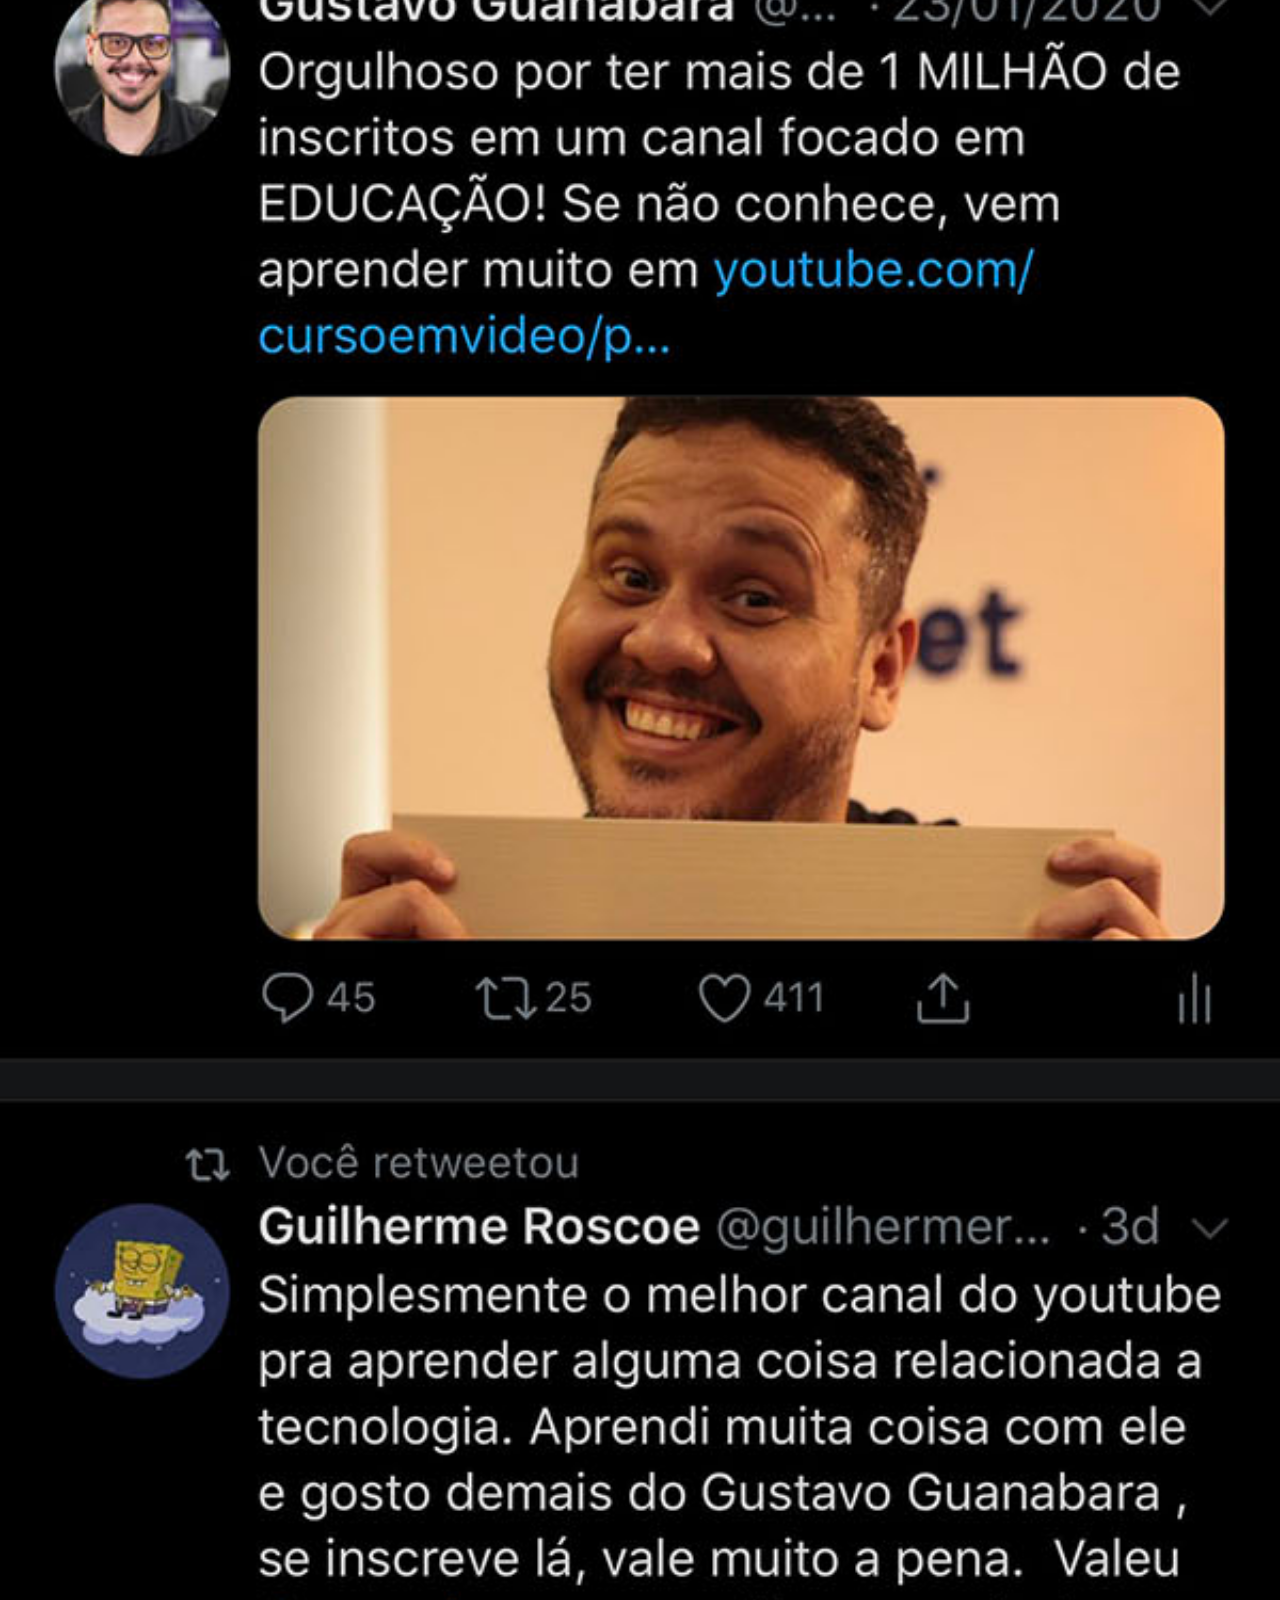
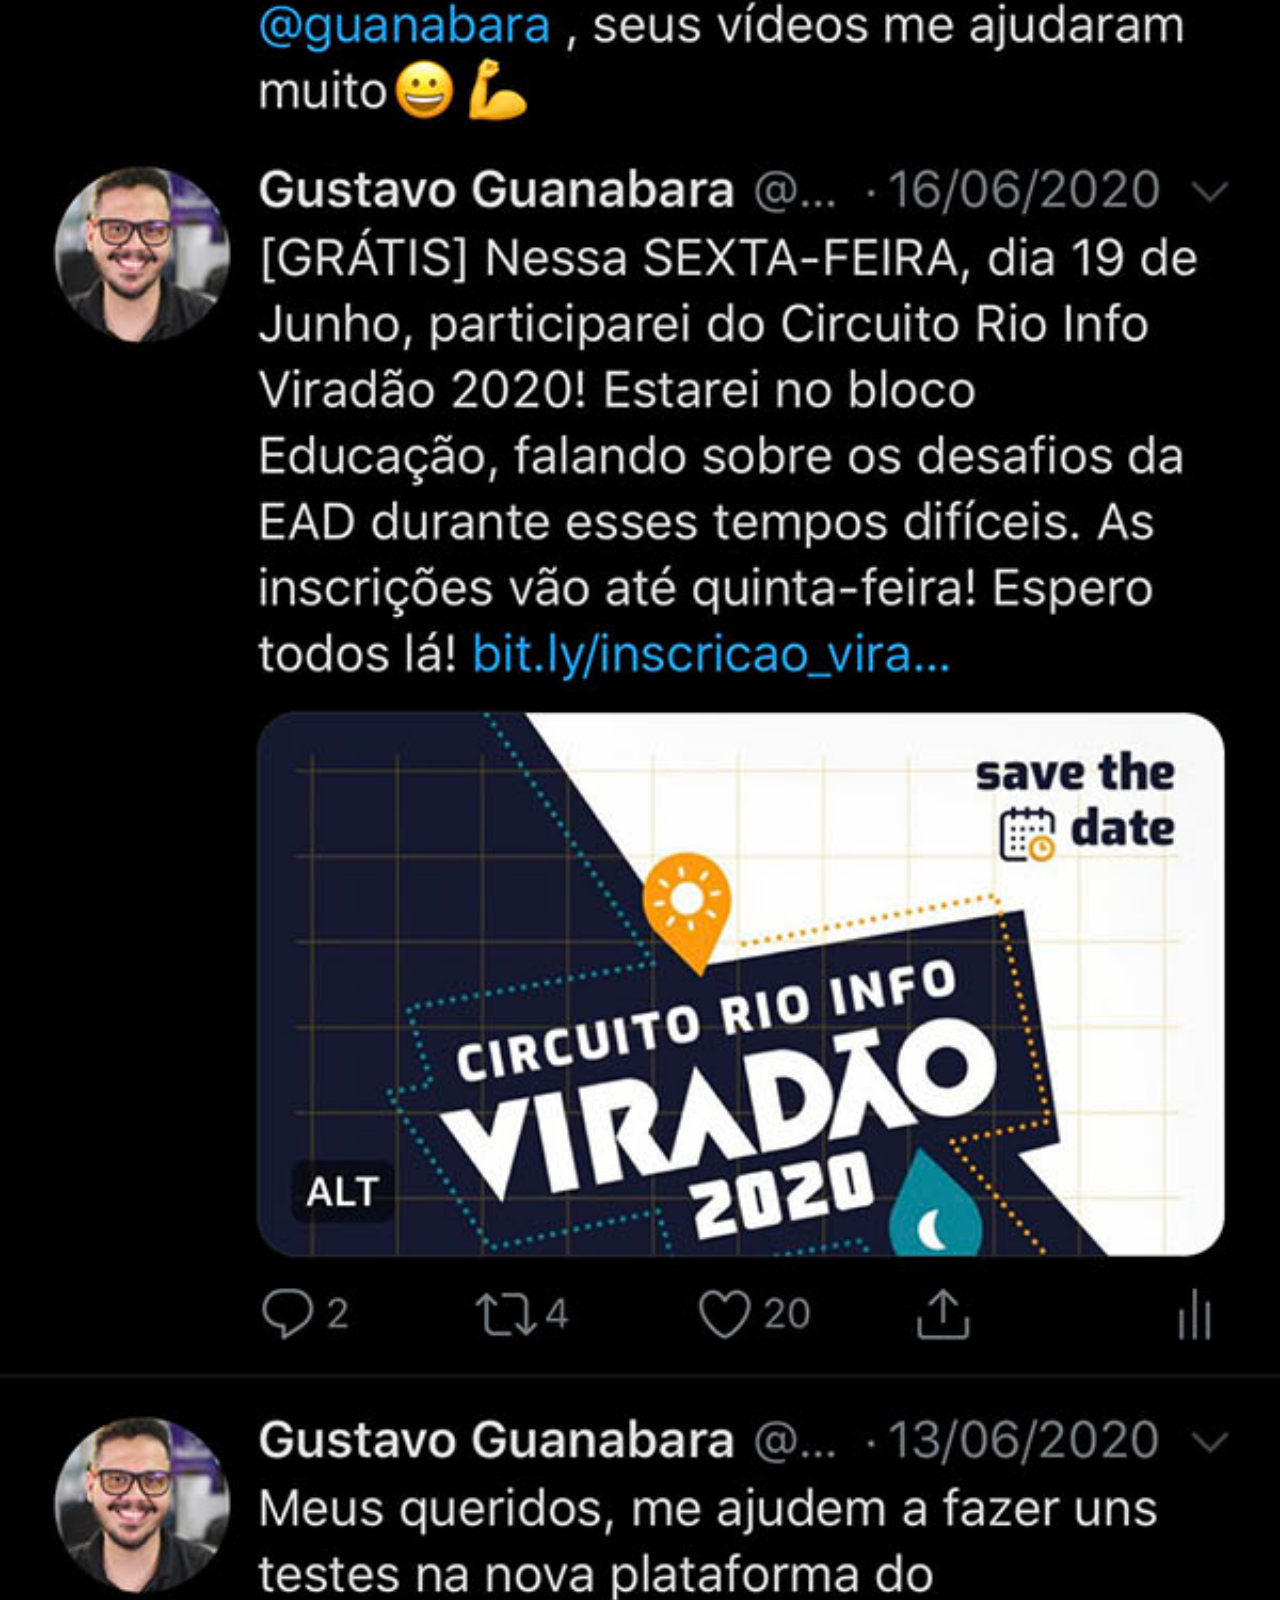
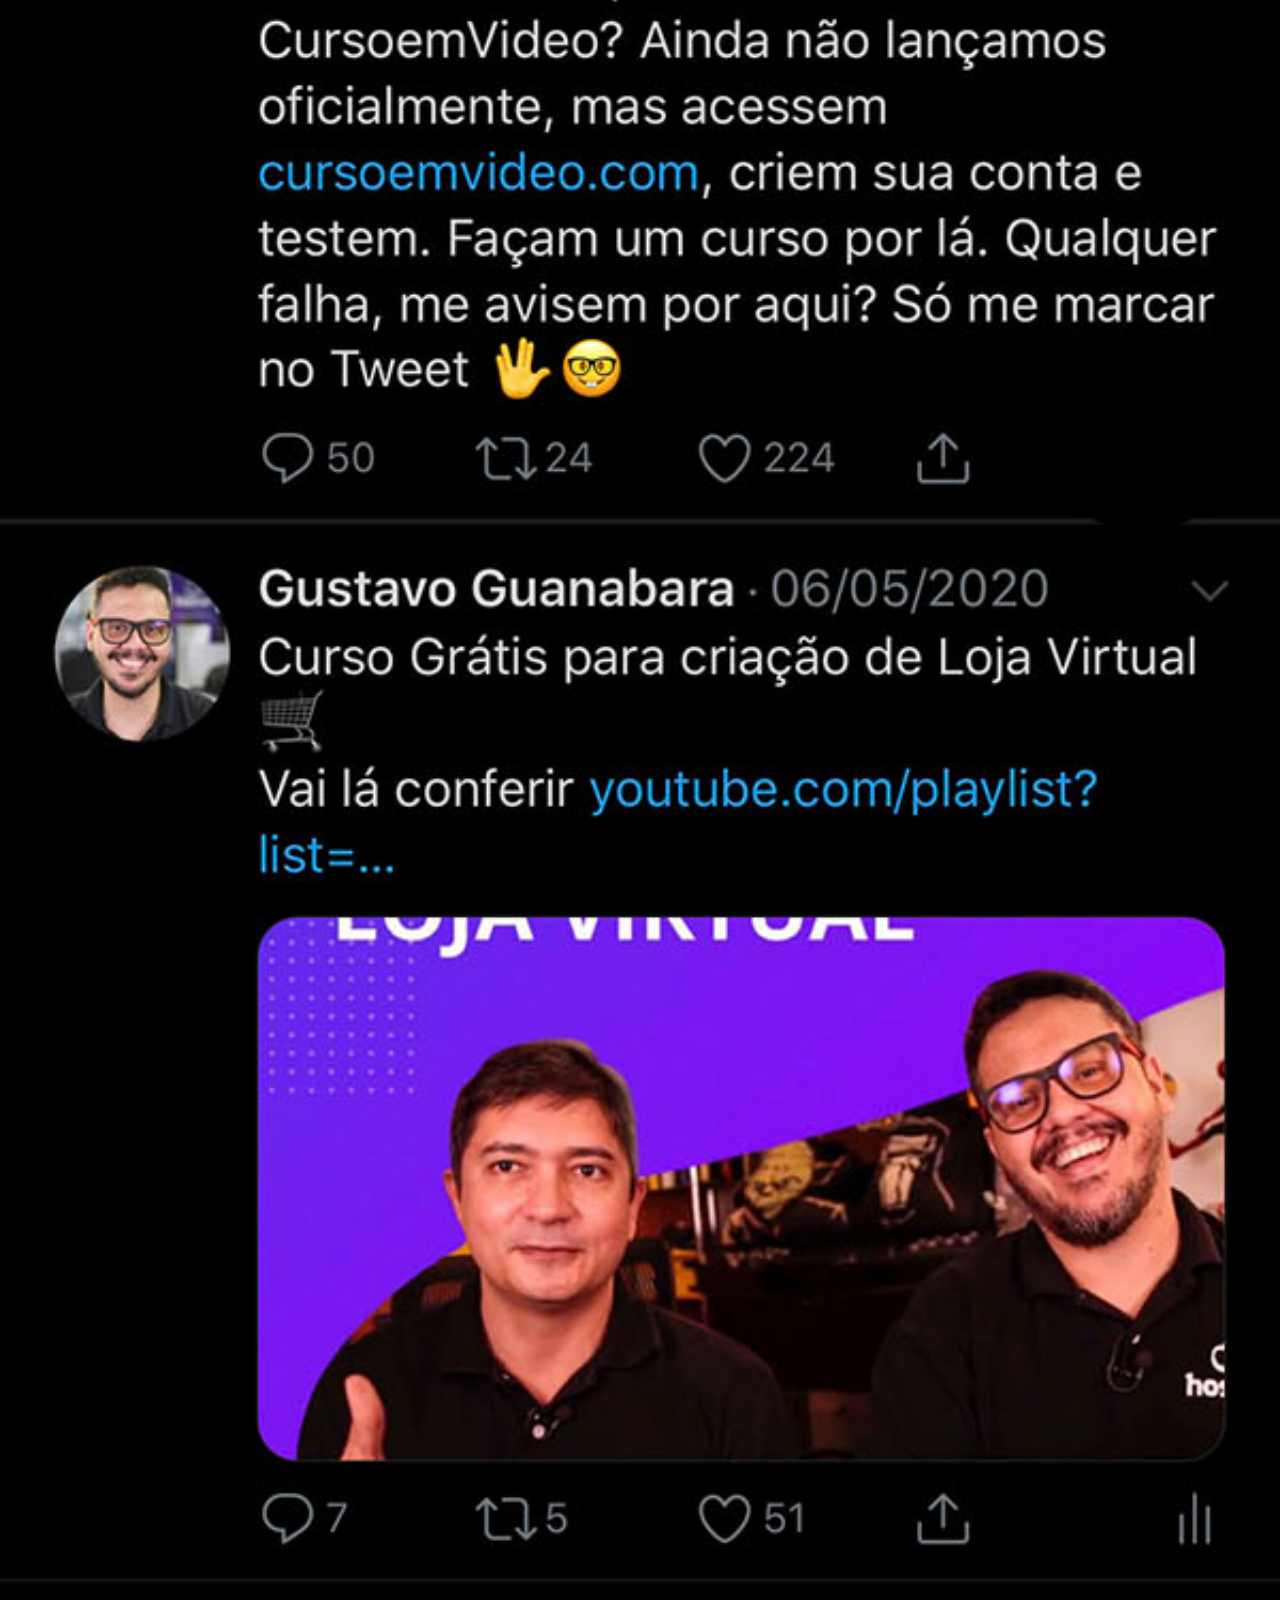
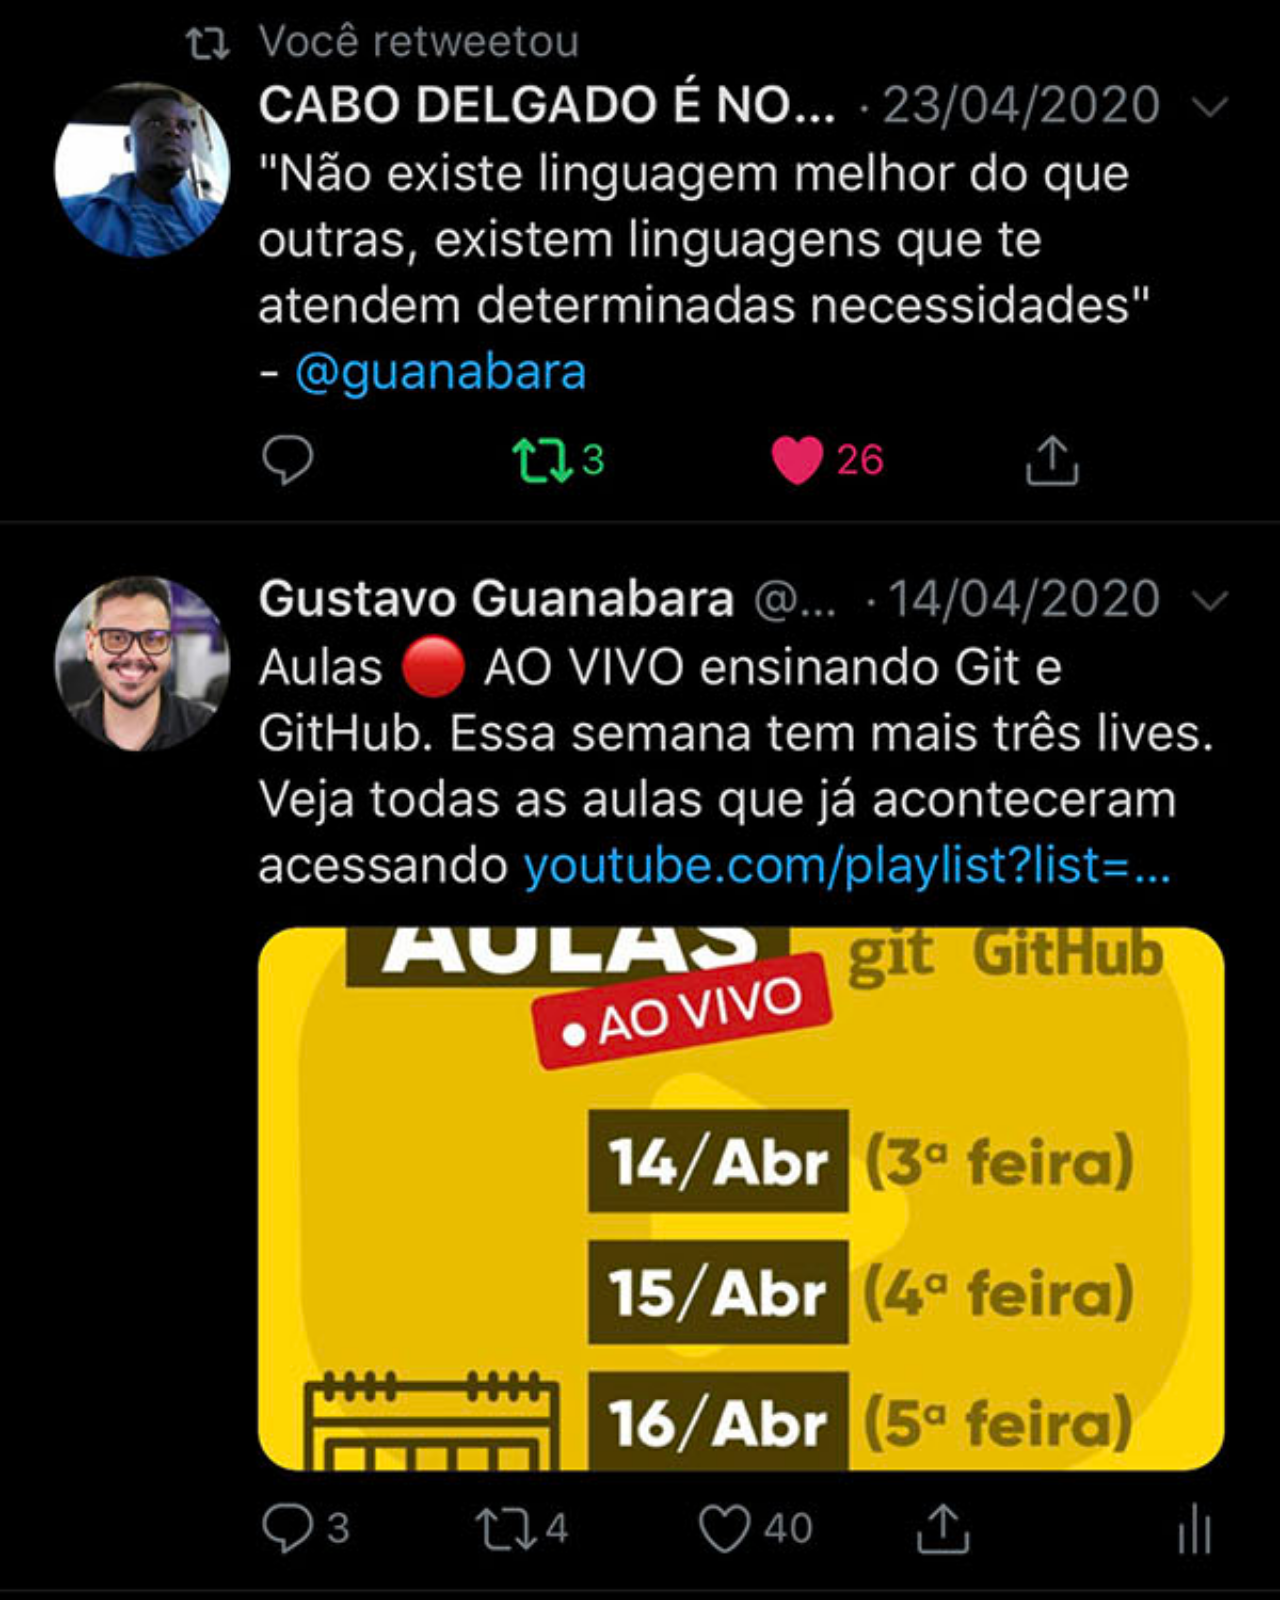
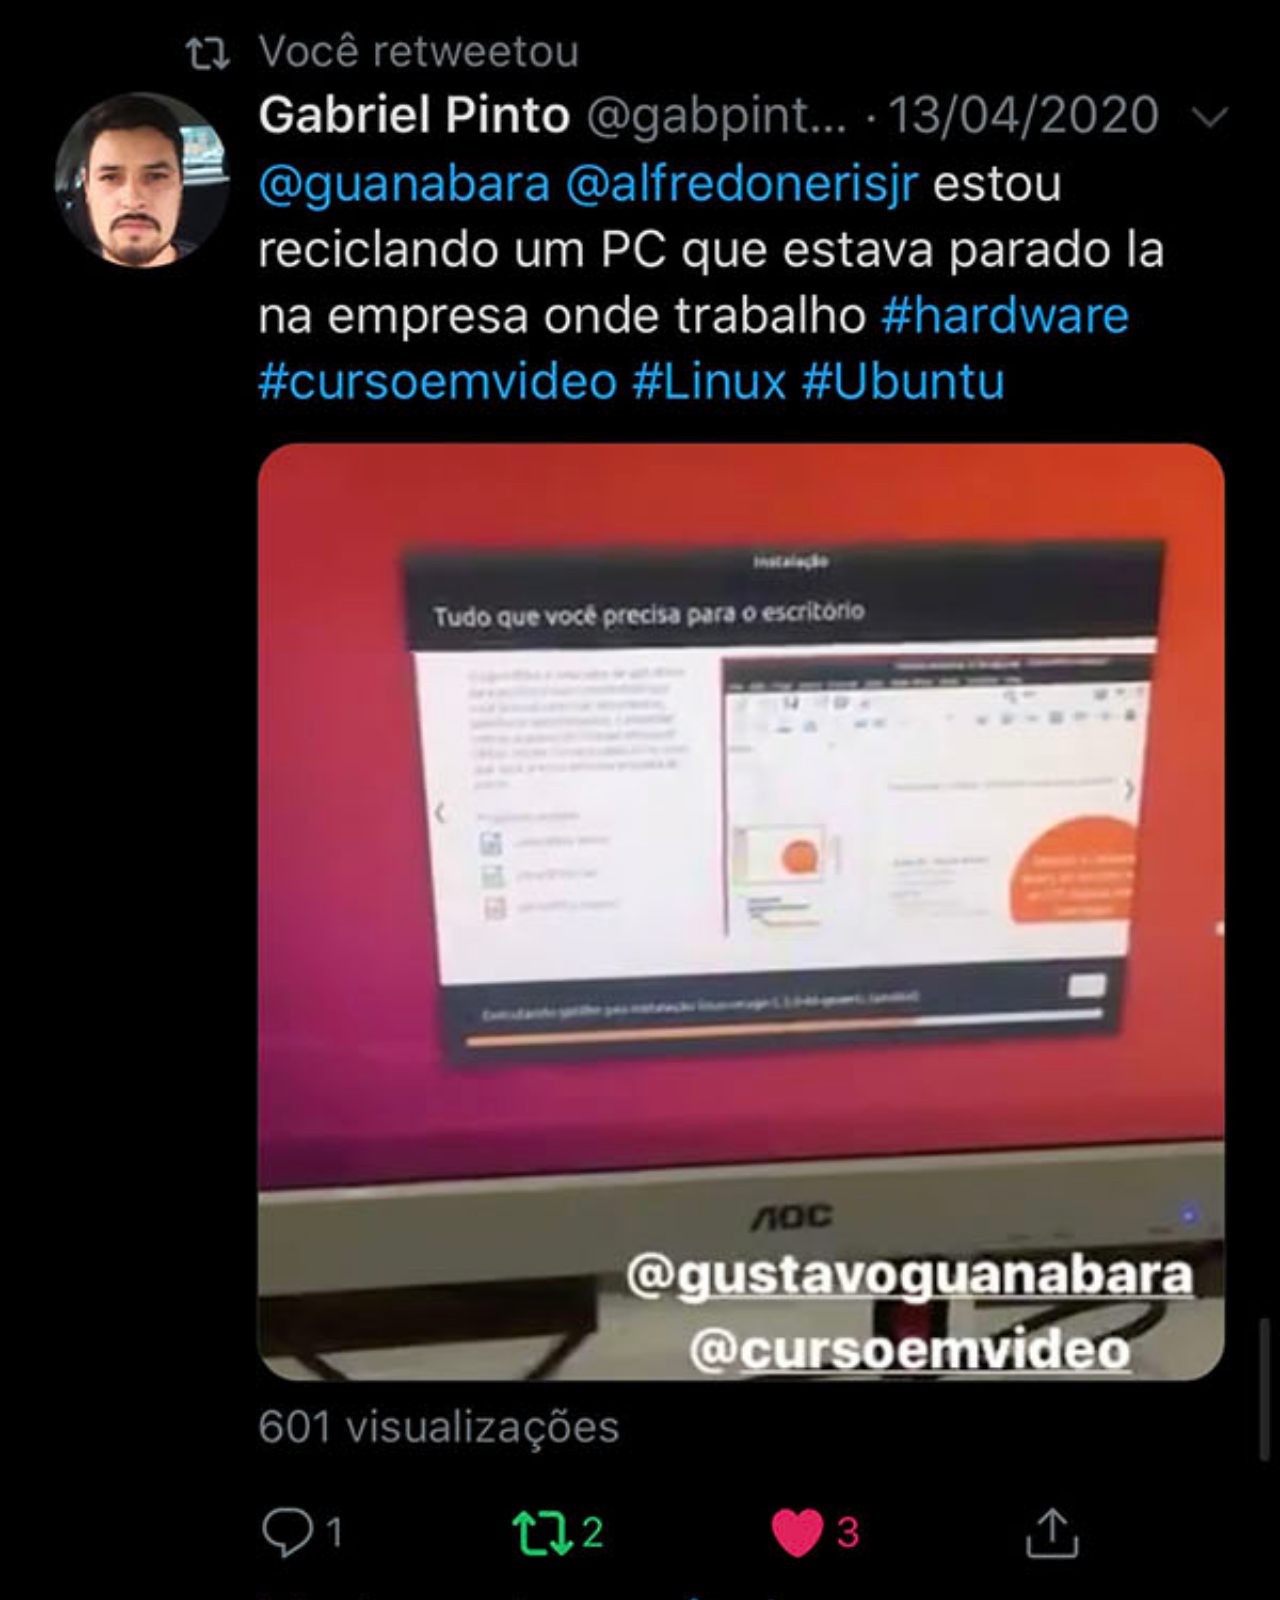
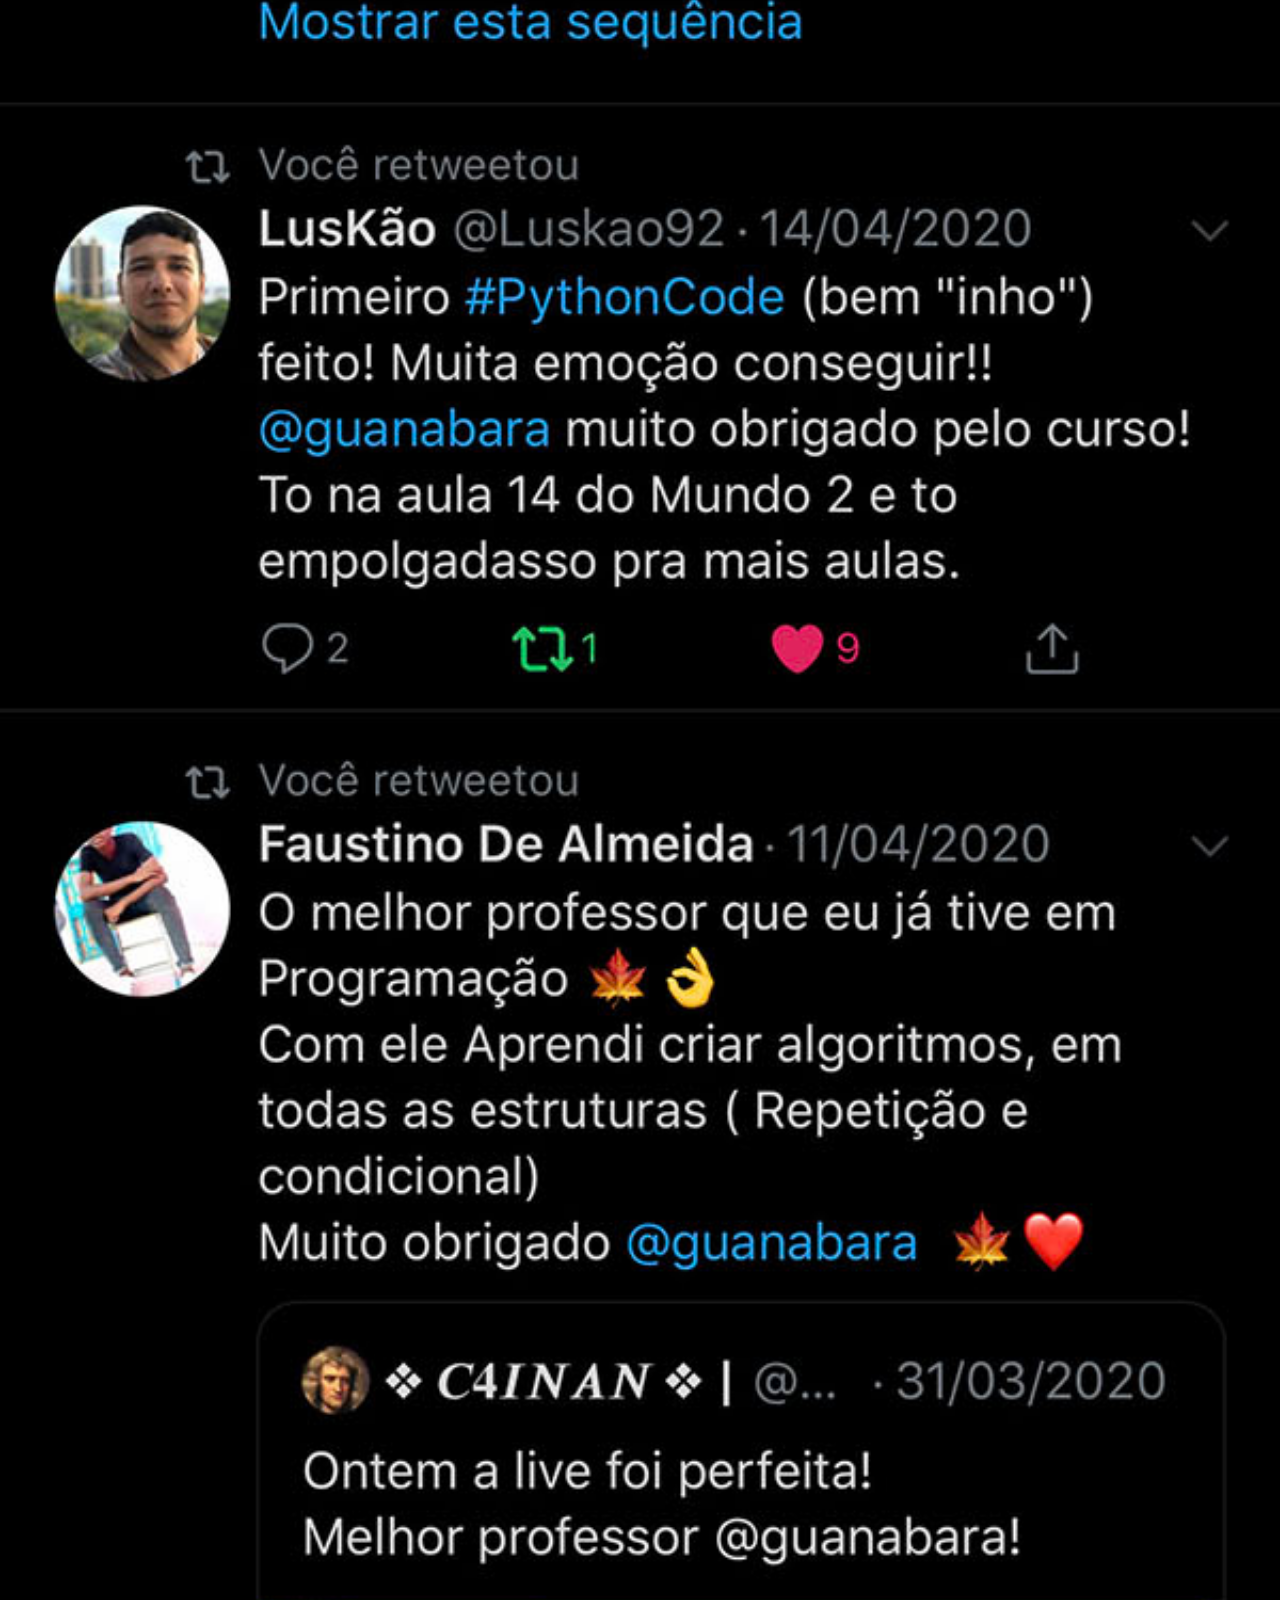
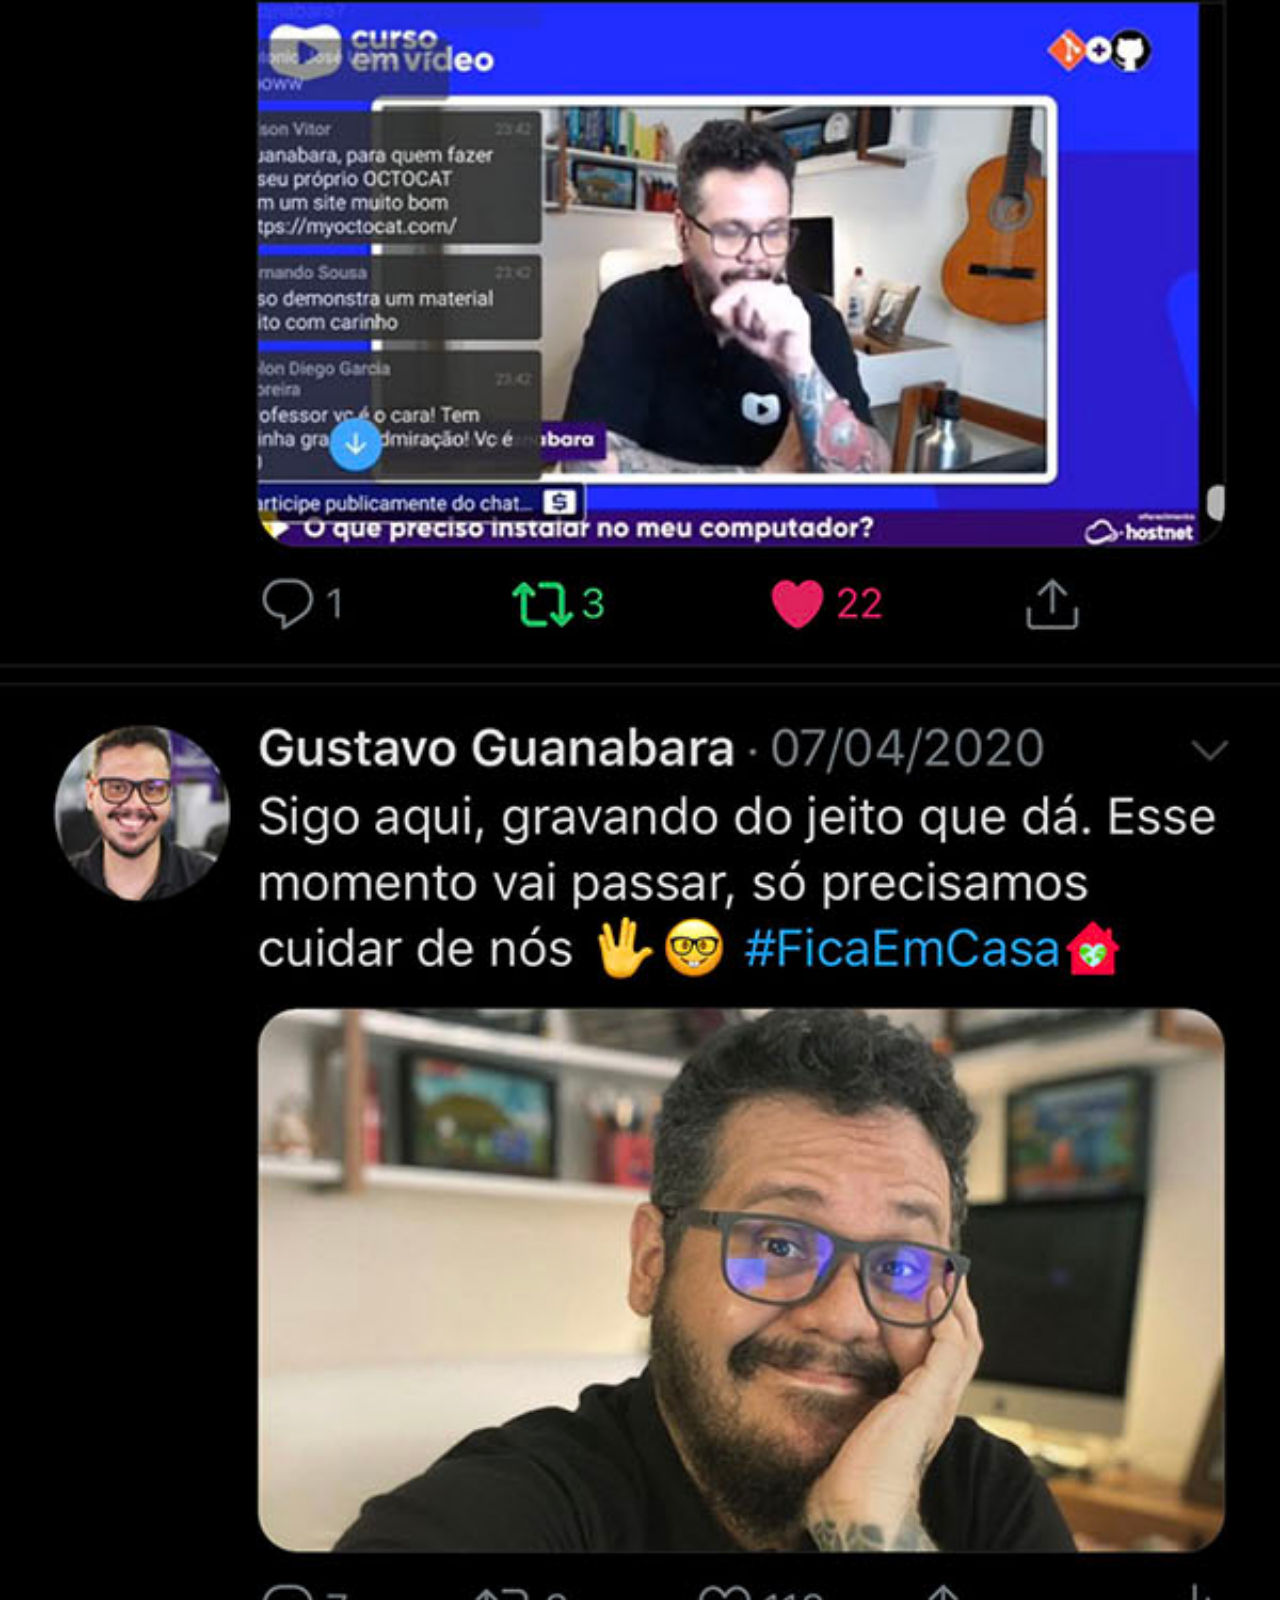
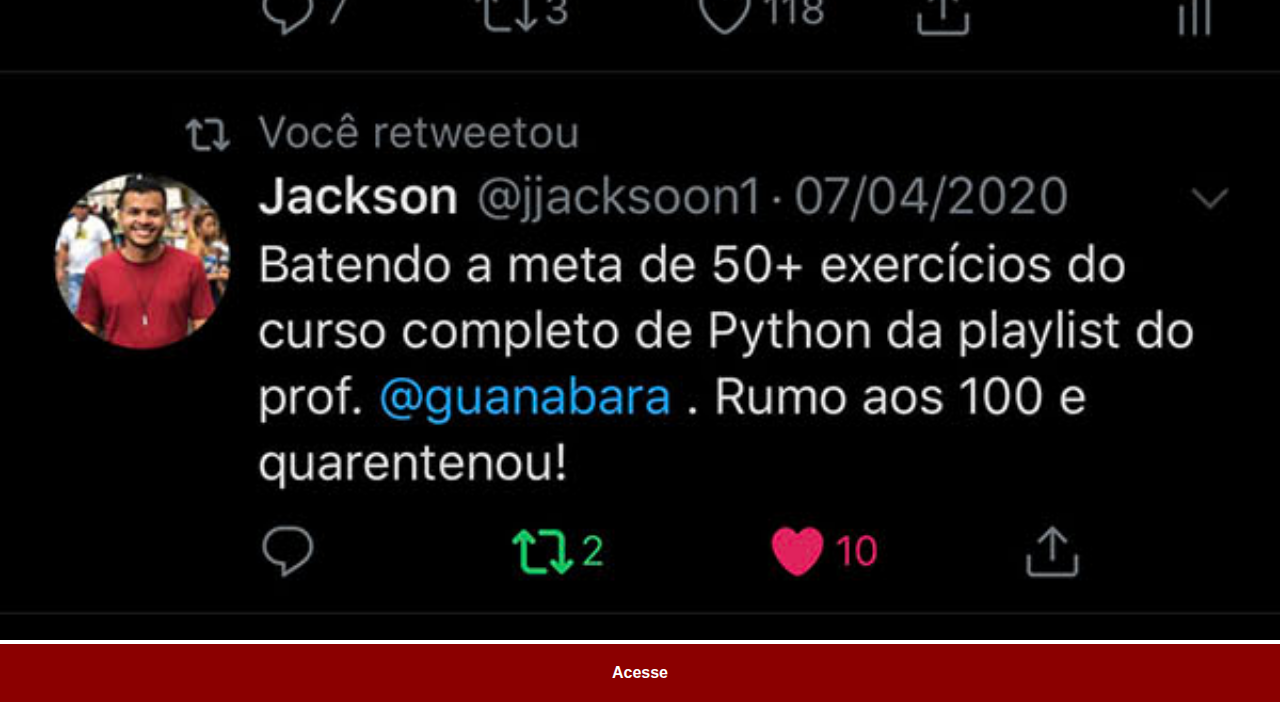
<file: twiter.html>
<!DOCTYPE html>
<html lang="pt-br">
<head>
    <meta charset="UTF-8">
    <meta name="viewport" content="width=device-width, initial-scale=1.0">
    <title>Twiter</title>
    <link rel="stylesheet" href="estilos/social.css">
</head>
<body>
    <img src="imagens/tela-twitter.jpg" alt="twiter">
    <a href="https://x.com/?lang=pt-br" target="_blank">Acesse</a>
</body>
</html>
</file>
<file: estilos/style.css>
@charset "UTF-8";

*{
    margin: 0px;
    padding: 0px;
    font-family: 'Times New Roman', Times, serif;
}

html, body {
    height: 100vh;
    width: 100vw;
    background-color: black;
}

body {
    background: url('../imagens/fundo-madeira.jpg') no-repeat top center;
    background-size: cover;
    background-attachment: fixed;
}

main {
    position: relative;
    height: 100vh;
}

section#telefone {
    position: absolute;
    top: 50%;
    left: 50%;
    transform: translate(-50%, -50%);

    height: 627px;
    width: 311px;
    background:url('../imagens/frame-iphone.png') no-repeat;
}

iframe#tela {
    position: relative;
    left: 22px;
    top: 80px;
    width: 268px;
    height: 471px;
}

section#redes-sociais img {
    width: 50px;
    margin: 10px;
    border-radius: 50%;
    box-shadow: 2px 2px 5px rgba(0, 0, 0, 0.765);
    box-sizing: border-box;
}

section#redes-sociais {
    text-align: center;
}

section#redes-sociais img:hover {
    border: 3px solid rgb(255, 255, 255);
    transform: translate(-3px, -3px);
    box-shadow: 5px 5px 10px rgba(0, 0, 0, 0.742);
    transition: transform .3s, border 2s;
}
</file>
<file: estilos/social.css>
@charset "UTF-8";

    * {
    margin: 0px;
    padding: 0px;
    font-family: Arial, Helvetica, sans-serif;

}

::-webkit-scrollbar {
    width: 0px;
    height: 0px;
}

img {
    width: 100vw;
}
a {
    display: block;
    background-color: darkred;
    text-align: center;
    color: white;
    padding: 20px;
    text-decoration: none;
    font-weight: bolder;
}

a:hover {
    background-color: red;
}
</file>
